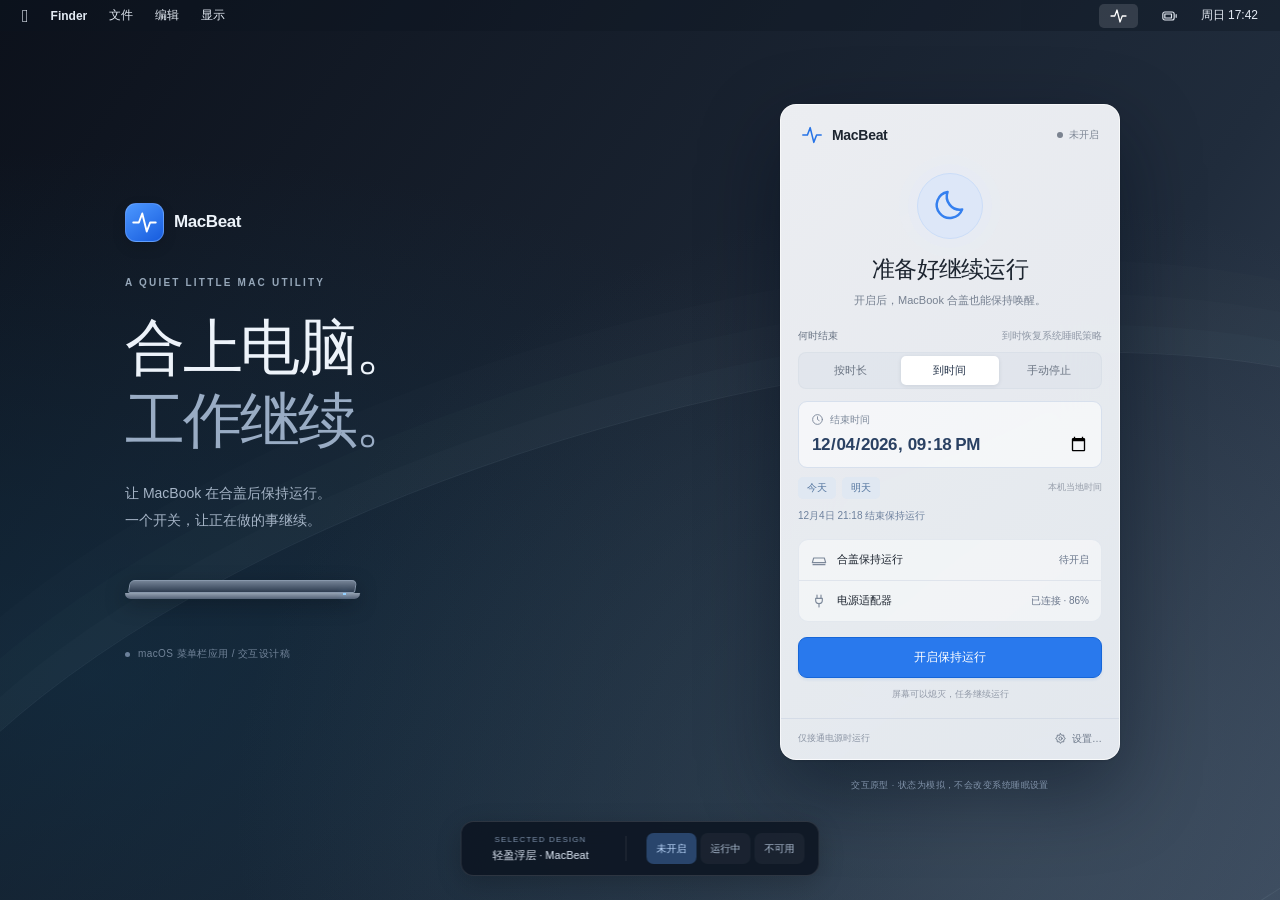
<file: prototype/index.html>
<!doctype html>
<html lang="zh-CN"><head><meta charset="utf-8"><meta name="viewport" content="width=device-width,initial-scale=1"><title>MacBeat · UI Prototype</title>
<style>
:root{font-family:-apple-system,BlinkMacSystemFont,'SF Pro Display','PingFang SC',sans-serif;color:#edf3fa;background:#101622;font-synthesis:none}*{box-sizing:border-box}body{margin:0}button,select,input{font:inherit}button{cursor:pointer}button:focus-visible,select:focus-visible,input:focus-visible{outline:3px solid #78aaff;outline-offset:3px}button{border:0}svg{fill:none;stroke:currentColor;stroke-width:1.7;stroke-linecap:round;stroke-linejoin:round;vertical-align:middle}.desktop{position:relative;min-height:100vh;overflow:hidden;background:radial-gradient(ellipse at 77% 90%,#53697955,transparent 54%),radial-gradient(ellipse at 7% 75%,#12364e80,transparent 55%),linear-gradient(125deg,#0c111b,#202c3c 70%,#39475b)}.desktop:after{content:'';pointer-events:none;position:absolute;width:135vw;height:700px;left:-13vw;top:46%;border:1px solid #b3cede16;border-radius:50%;transform:rotate(-16deg);box-shadow:0 -28px 0 #b3cede04,0 -60px 0 #b3cede03,0 -95px 0 #b3cede02}.menubar{height:31px;background:#0d152059;display:flex;align-items:center;gap:22px;padding:0 22px;font-size:12px;position:relative;z-index:2;color:#e3eaf3}.apple{font-size:18px;line-height:1}.bar-spacer{flex:1}.menu-app{border-radius:5px;background:#ffffff21;color:#fff;padding:3px 9px;display:flex;align-items:center;gap:7px}.menu-app svg{width:21px;height:18px}.menu-dot{width:5px;height:5px;border-radius:100%;background:#84d8ae}.system-item{display:flex;gap:7px;align-items:center}.system-item svg{width:19px;height:16px}.showcase{position:relative;z-index:1;max-width:1150px;margin:auto;display:grid;grid-template-columns:1fr 410px;gap:100px;padding:90px 60px 140px;align-items:center;min-height:calc(100vh - 31px)}.eyebrow{font-size:10px;letter-spacing:.22em;color:#96a7b9;font-weight:600}.wordmark{display:flex;align-items:center;gap:10px;margin-bottom:35px;font-size:17px;letter-spacing:-.4px}.app-icon{display:grid;place-items:center;width:39px;height:39px;background:linear-gradient(145deg,#4d98ff,#165bdd);border-radius:11px;border:1px solid #87b6ff75;box-shadow:0 5px 14px #0002;color:white}.app-icon svg{width:27px;height:27px}.intro h1{font-size:clamp(40px,4.7vw,62px);line-height:1.22;letter-spacing:-.04em;font-weight:560;margin:23px 0}.intro h1 span{color:#99acc4}.intro p{font-size:14px;line-height:1.9;color:#a6b5c7;margin:0;max-width:320px}.intro .design-label{display:flex;gap:8px;align-items:center;font-size:10px;color:#718398;letter-spacing:.04em;margin-top:36px}.design-label span{height:5px;width:5px;background:#6c819b;border-radius:50%}.device{margin-top:43px;width:235px;position:relative;height:35px}.device-top{position:absolute;top:4px;width:227px;left:4px;height:13px;border:1px solid #8998ac;border-radius:5px 5px 2px 2px;background:linear-gradient(#748295,#2e3c50);transform:skewX(-9deg);box-shadow:0 9px 20px #080e1680}.device-base{position:absolute;top:17px;width:235px;height:6px;border-radius:1px 1px 14px 14px;background:linear-gradient(#94a1b1,#536176)}.device-light{position:absolute;right:14px;top:17px;width:3px;height:2px;background:#92cfff;box-shadow:0 0 7px #6eb2ff}.demo-area{display:flex;justify-content:center;align-items:center;position:relative}.popover{width:340px;background:linear-gradient(140deg,#f4f6f9f5,#e9edf3f7);border:1px solid #ffffffb0;border-radius:16px;box-shadow:0 30px 80px #030b1970,0 1px 3px #0002;color:#1d2530;overflow:hidden;backdrop-filter:blur(30px)}.popover-header{display:flex;align-items:center;padding:19px 20px 13px;gap:9px}.mini-icon{width:22px;height:22px;color:#2774e7}.popover-header strong{font-size:14px;font-weight:650;letter-spacing:-.3px}.header-right{margin-left:auto;display:flex;align-items:center;gap:6px;color:#7d8694;font-size:10px}.status-dot{height:6px;width:6px;border-radius:50%;background:#7b8390}.status-dot.active{background:#2cab71}.pulse-area{text-align:center;padding:11px 22px 22px}.pulse-orb{width:82px;height:82px;position:relative;margin:3px auto 18px;border-radius:50%;background:#dde7f8;border:1px solid #cbddf8;display:grid;place-items:center;color:#3580ef;box-shadow:0 0 0 9px #e3eaf555,0 0 0 18px #e3eaf52a}.pulse-orb svg{width:43px;height:43px}.is-active .pulse-orb{background:#deeee7;color:#28a071;border-color:#c3e6d5;box-shadow:0 0 0 9px #dceee455,0 0 0 18px #deeee52a}.pulse-area h2{font-size:23px;letter-spacing:-.7px;font-weight:650;margin:9px 0 7px}.pulse-area p{font-size:11px;color:#778191;line-height:1.6;margin:0}.main-body{padding:0 17px 17px}.duration-label{display:flex;justify-content:space-between;font-size:10px;color:#687384;margin-bottom:9px}.duration-label span:last-child{color:#9099a7}.segmented{background:#dbe1e980;border:1px solid #cdd5e05e;padding:3px;display:flex;border-radius:8px;gap:2px}.segmented button{flex:1;background:transparent;border-radius:5px;font-size:11px;color:#6a7483;padding:7px 0}.segmented button[aria-pressed=true]{background:#fff;box-shadow:0 1px 4px #1424451b;color:#26354b;font-weight:550}.detail-group{background:#ffffff78;border:1px solid #d5dce77d;border-radius:10px;margin:15px 0;overflow:hidden}.detail-row{display:flex;align-items:center;gap:10px;font-size:11px;padding:12px}.detail-row+.detail-row{border-top:1px solid #dfe4ec}.detail-row svg{width:16px;height:16px;color:#7d899a}.detail-row .value{margin-left:auto;color:#69768b;font-size:10px}.detail-row .value.green{color:#32946d}.primary{width:100%;background:#2979ed;color:white;border:1px solid #1666d8;border-radius:9px;padding:11px;font-size:12px;font-weight:550;box-shadow:0 2px 3px #1265d018}.is-active .primary{background:#fff;color:#445264;border-color:#cbd5e2;box-shadow:none}.subhint{text-align:center;color:#929aa8;font-size:9px;margin:9px 0 0}.popover-footer{display:flex;justify-content:space-between;border-top:1px solid #d5dce7;padding:11px 17px;align-items:center;color:#8b95a4;font-size:9px}.popover-footer button{background:none;color:#6d798a;font-size:10px;padding:2px 0;display:flex;gap:5px;align-items:center}.popover-footer svg{width:13px;height:13px}.prototype-stamp{position:absolute;top:calc(100% + 19px);text-align:center;font-size:9px;letter-spacing:.05em;color:#8092a9}.settings-title{padding:18px 18px 10px;font-size:17px;font-weight:650}.settings-title button{background:none;color:#758194;margin-right:7px;font-size:18px}.settings-content{padding:0 17px 20px}.settings-content>p{font-size:10px;line-height:1.7;color:#8590a1}.settings-section{font-size:10px;color:#8b94a2;margin:20px 0 8px}.toggle-row{display:flex;align-items:center;gap:12px;padding:12px;background:#ffffff80;border-bottom:1px solid #dde3eb;font-size:11px}.toggle-row:first-of-type{border-radius:9px 9px 0 0}.toggle-row:last-of-type{border-radius:0 0 9px 9px;border-bottom:0}.toggle-copy{flex:1}.toggle-copy small{display:block;color:#8b94a3;font-size:9px;margin-top:5px}.switch{width:29px;height:17px;background:#bec6d1;border-radius:12px;position:relative;padding:0;flex-shrink:0}.switch:after{content:'';position:absolute;width:13px;height:13px;top:2px;left:2px;background:white;border-radius:50%;box-shadow:0 1px 2px #0002}.switch[aria-checked=true]{background:#2b7bea}.switch[aria-checked=true]:after{left:14px}.settings-content select{font-size:10px;max-width:90px;border:0;background:transparent;color:#63748b}.small-note{font-size:9px;color:#98a1ad;line-height:1.7;margin:12px 2px}.unavailable{padding:13px;border-radius:9px;background:#fff4df;color:#a67525;font-size:10px;line-height:1.7;margin-bottom:13px}.primary:disabled{opacity:.45;cursor:not-allowed}.simulation{margin-top:21px;border-top:1px solid #d6dde6;padding-top:12px}.simulation label{display:flex;align-items:center;justify-content:space-between;font-size:10px;color:#8592a4}.compact-menu{width:310px;padding:6px;border-radius:10px}.compact-menu .popover-header{padding:8px 10px 13px}.menu-line{display:flex;align-items:center;gap:10px;padding:8px 10px;font-size:12px;width:100%;border-radius:5px;background:transparent;text-align:left;color:#303d50}.menu-line svg{height:15px;width:15px}.menu-line .right{margin-left:auto;font-size:10px;color:#8a94a3}.menu-line:hover{background:#2779ed;color:white}.menu-separator{height:1px;background:#cbd4e0;margin:5px 9px}.menu-section{font-size:10px;color:#8490a1;padding:8px 10px 4px}.menu-line.current{background:#fff9}.menu-check{width:14px;display:inline-block;color:#2678ec}.compact-state{padding:5px 10px 10px;color:#7a8799;font-size:10px}.panel{width:440px}.panel .traffic{display:flex;gap:6px;margin-right:5px}.traffic i{width:10px;height:10px;border-radius:50%;background:#ff6058;border:1px solid #e5534e}.traffic i:nth-child(2){background:#ffbe2f;border-color:#e4a62c}.traffic i:nth-child(3){background:#29c940;border-color:#22ad39}.panel .popover-header{border-bottom:1px solid #d3dce7;padding:14px 16px}.panel-title{flex:1;text-align:center;margin-right:47px;font-size:11px;color:#6b7789}.panel-content{padding:24px}.panel-status{display:flex;align-items:center;gap:18px;margin-bottom:24px}.panel-status .pulse-orb{width:57px;height:57px;margin:0;flex-shrink:0;box-shadow:none}.panel-status .pulse-orb svg{width:32px;height:32px}.panel-status h2{font-size:21px;margin:0 0 7px;letter-spacing:-.5px}.panel-status p{font-size:10px;color:#7b879a;margin:0}.panel-content .detail-group{margin-top:17px}.timeline{display:flex;gap:13px;font-size:10px;color:#7a899e;padding:14px 0 5px}.timeline span:first-child{font-variant-numeric:tabular-nums;color:#a0aaba}.switcher{position:fixed;bottom:24px;left:50%;transform:translateX(-50%);z-index:4;border:1px solid #ffffff20;background:#0c1421db;backdrop-filter:blur(25px);display:flex;align-items:center;gap:20px;padding:11px 14px;border-radius:13px;box-shadow:0 7px 26px #0003;white-space:nowrap}.switcher button{background:#ffffff0b;color:#b5c6db;border-radius:7px;width:31px;height:31px;font-size:16px}.switcher .switch-label{min-width:130px;text-align:center}.switcher small{display:block;font-size:8px;color:#7e92ab;letter-spacing:.14em}.switcher strong{display:block;font-size:11px;font-weight:450;margin-top:4px;color:#dee8f5}.switcher .sep{height:25px;background:#ffffff17;width:1px}.switcher .states{display:flex;gap:4px}.switcher .states button{font-size:10px;width:auto;padding:0 10px}.switcher .states button.selected{background:#29456c;color:#bfdbff}.sr-only{position:absolute;width:1px;height:1px;overflow:hidden;clip:rect(0,0,0,0)}.hidden{display:none!important}@media(max-width:1000px){.showcase{gap:40px;padding:80px 40px 135px;grid-template-columns:1fr 360px}.panel{width:360px}.intro h1{font-size:43px}}@media(max-width:740px){.menubar{gap:13px;padding:0 13px}.menu-label,.system-item.hide-mobile{display:none}.showcase{grid-template-columns:minmax(0,1fr);padding:43px 20px 140px;gap:40px;min-height:0}.intro{max-width:340px;margin:auto;width:100%}.intro .wordmark{margin-bottom:20px}.intro h1{font-size:37px;margin:16px 0}.intro h1 br{display:none}.intro p{font-size:12px}.intro .eyebrow,.device,.intro .design-label{display:none}.popover{max-width:100%}.demo-area{width:100%}.switcher{gap:8px;max-width:calc(100% - 20px);bottom:15px;padding:9px}.switcher .switch-label{min-width:100px}.switcher .states button{font-size:9px;padding:0 6px}.switcher .states button:last-child{display:none}.switcher .states{gap:3px}.prototype-stamp{font-size:8px}.panel-content{padding:19px}}
.deadline-field{display:block;background:#ffffff96;border:1px solid #d7e0ed;border-radius:9px;padding:11px 12px;margin-top:12px}.deadline-field>span{display:flex;align-items:center;gap:6px;font-size:10px;color:#7d899b;margin-bottom:7px}.deadline-field svg{width:13px;height:13px}.deadline-field input{display:block;width:100%;min-width:0;background:transparent;border:0;padding:0;color:#2a4163;font-family:inherit;font-size:17px;font-weight:550;letter-spacing:-.4px;color-scheme:light}.date-shortcuts{display:flex;gap:6px;align-items:center;margin:9px 0}.date-shortcuts button{color:#52749e;background:#e0e8f2;border-radius:5px;padding:4px 9px;font-size:10px}.date-shortcuts span{margin-left:auto;font-size:9px;color:#969eaa}.plan-hint{font-size:10px;color:#6d819d;line-height:1.6;margin:9px 0 0}.plan-hint.error{color:#b46836}.duration-pills{display:flex;gap:7px;margin-top:12px}.duration-pills button{flex:1;padding:9px 0;background:#ffffff73;border:1px solid #d4dce7;border-radius:7px;font-size:11px;color:#7e8b9c}.duration-pills button[aria-pressed=true]{background:#e2edff;color:#2b73dd;border-color:#b8cef1}.manual-note{font-size:11px;color:#748298;padding:17px 2px 3px}.update-end{width:100%;border:1px solid #c8d9f2;border-radius:7px;padding:8px;margin-top:10px;color:#2974df;background:#e5edfa;font-size:11px}.update-end:disabled{opacity:.4;cursor:default}.action-notice{font-size:10px;line-height:1.6;color:#359270;text-align:center;margin-bottom:0}.pulse-area{padding-bottom:19px}.pulse-orb{width:66px;height:66px;margin-bottom:15px}.pulse-orb svg{width:35px;height:35px}.showcase{padding-top:58px;padding-bottom:125px}.subhint{line-height:1.6}
</style></head><body>
<!-- THROWAWAY: Selected lightweight popover with duration, deadline and manual end modes. All states are simulated in memory. -->
<div class="desktop"><div class="menubar"><span class="apple"></span><strong>Finder</strong><span class="menu-label">文件</span><span class="menu-label">编辑</span><span class="menu-label">显示</span><span class="bar-spacer"></span><button class="menu-app" aria-label="打开 MacBeat" id="bar-trigger"></button><span class="system-item" id="battery-icon"></span><span>周日 17:42</span></div><main class="showcase"><section class="intro"><div class="wordmark"><span class="app-icon" id="brand-icon"></span><strong>MacBeat</strong></div><div class="eyebrow">A QUIET LITTLE MAC UTILITY</div><h1>合上电脑。<br><span>工作继续。</span></h1><p>让 MacBook 在合盖后保持运行。<br>一个开关，让正在做的事继续。</p><div class="device" aria-hidden="true"><div class="device-top"></div><div class="device-base"></div><div class="device-light"></div></div><div class="design-label"><span></span>macOS 菜单栏应用 / 交互设计稿</div></section><section class="demo-area" aria-label="MacBeat 应用原型"><div id="app"></div><div class="prototype-stamp">交互原型 · 状态为模拟，不会改变系统睡眠设置</div></section></main></div>
<nav class="switcher" aria-label="预览状态"><div class="switch-label"><small>SELECTED DESIGN</small><strong>轻盈浮层 · MacBeat</strong></div><span class="sep"></span><div class="states"><button data-state="idle">未开启</button><button data-state="active">运行中</button><button data-state="unavailable">不可用</button></div></nav>
<script>
const icons={pulse:'<path d="M2 12h5l3-8 4 16 3-8h5"/>',lid:'<path d="M4 9h16l2 7H2zM3 19h18M10 16h4"/>',plug:'<path d="M9 3v5m6-5v5M7 8h10v3a5 5 0 0 1-10 0zM12 16v5"/>',battery:'<rect x="2" y="6" width="17" height="12" rx="3"/><path d="M22 10v4M5 9h10v6H5z"/>',settings:'<path d="m12 3 2 3 4-.2.2 4L21 12l-2.8 2.2-.2 4-4-.2-2 3-2-3-4 .2-.2-4L3 12l2.8-2.2.2-4 4 .2z"/><circle cx="12" cy="12" r="3"/>',clock:'<circle cx="12" cy="12" r="9"/><path d="M12 7v5l3 2"/>',moon:'<path d="M20 14a9 9 0 0 1-10-12A9 9 0 1 0 20 14z"/>',check:'<path d="m5 12 4 4L19 6"/>'};
const svg=(name)=>`<svg viewBox="0 0 24 24" aria-hidden="true">${icons[name]}</svg>`;
let state='idle',duration='2 小时',settings=false,powerOnly=true,login=false,lowBattery=true;
let mode='deadline',sessionEnd=null,sessionStart=null,applied='',notice='';
const localValue=d=>`${d.getFullYear()}-${String(d.getMonth()+1).padStart(2,'0')}-${String(d.getDate()).padStart(2,'0')}T${String(d.getHours()).padStart(2,'0')}:${String(d.getMinutes()).padStart(2,'0')}`;
let deadline=localValue(new Date(Date.now()+7200000));
const active=()=>state==='active';const available=()=>state!=='unavailable';
const key=()=>JSON.stringify([mode,duration,deadline]);
function error(){if(mode!=='deadline')return '';if(!deadline)return '请选择结束日期和时间。';const time=new Date(deadline).getTime();if(!Number.isFinite(time)||time<=Date.now())return '结束时间需要晚于现在，请重新选择。';return '';}
function endForDraft(){return mode==='manual'?null:mode==='deadline'?new Date(deadline).getTime():Date.now()+({'30 分钟':1800,'1 小时':3600,'2 小时':7200}[duration]*1000);}
function formatEnd(time){return new Date(time).toLocaleString('zh-CN',{month:'long',day:'numeric',hour:'2-digit',minute:'2-digit',hour12:false});}
function planText(){return error()|| (mode==='manual'?'保持运行，直到你手动停止。':`${formatEnd(endForDraft())} 结束保持运行`);}
function durationControl(){return `<div class="duration-label"><span>何时结束</span><span>${active()?'修改后点击更新':'到时恢复系统睡眠策略'}</span></div><div class="segmented end-modes">${[['duration','按时长'],['deadline','到时间'],['manual','手动停止']].map(([id,label])=>`<button data-mode="${id}" aria-pressed="${mode===id}">${label}</button>`).join('')}</div>${mode==='duration'?`<div class="duration-pills">${['30 分钟','1 小时','2 小时'].map(d=>`<button data-duration="${d}" aria-pressed="${duration===d}">${d}</button>`).join('')}</div>`:mode==='deadline'?`<label class="deadline-field"><span>${svg('clock')}结束时间</span><input aria-label="结束日期和时间" type="datetime-local" id="deadline" value="${deadline}" min="${localValue(new Date())}" required></label><div class="date-shortcuts"><button data-day="today">今天</button><button data-day="tomorrow">明天</button><span>本机当地时间</span></div>`:'<div class="manual-note">你可以随时从菜单栏停止。</div>'}<p id="plan-hint" class="plan-hint ${error()?'error':''}" aria-live="polite">${planText()}</p>${active()?`<button class="update-end" data-action="update" ${error()||applied===key()?'disabled':''}>更新结束时间</button>`:''}`;}
function statusRows(){return `<div class="detail-group"><div class="detail-row">${svg('lid')}<span>合盖保持运行</span><span class="value ${active()?'green':''}">${!available()?'当前不可用':active()?'已开启':'待开启'}</span></div><div class="detail-row">${svg('plug')}<span>电源适配器</span><span class="value">已连接 · 86%</span></div></div>`}
function remaining(){if(sessionEnd===null)return '直到你手动停止';const seconds=Math.max(0,Math.ceil((sessionEnd-Date.now())/1000));return `${formatEnd(sessionEnd)} 结束 · 剩余 ${String(Math.floor(seconds/3600)).padStart(2,'0')}:${String(Math.floor(seconds/60)%60).padStart(2,'0')}:${String(seconds%60).padStart(2,'0')}`;}
function action(){return `${!available()?'<div class="unavailable">当前环境尚未验证合盖运行能力。查看设置了解当前状态。</div>':''}<button class="primary" data-action="toggle" ${available()&&(active()||!error())?'':'disabled'}>${active()?'停止保持运行':'开启保持运行'}</button><p class="subhint" id="run-hint">${active()?remaining():'屏幕可以熄灭，任务继续运行'}</p>${notice?`<p class="action-notice" role="status">${notice}</p>`:''}`;}
function footer(){return `<footer class="popover-footer"><span>${active()?'正在运行 · 模拟':powerOnly?'仅接通电源时运行':'允许使用电池运行'}</span><button data-action="settings">${svg('settings')}设置…</button></footer>`;}
function mainView(){return `<section class="popover ${active()?'is-active':''}"><header class="popover-header"><span class="mini-icon">${svg('pulse')}</span><strong>MacBeat</strong><span class="header-right"><span class="status-dot ${active()?'active':''}"></span>${active()?'运行中':available()?'未开启':'需要设置'}</span></header><div class="pulse-area"><div class="pulse-orb">${svg(active()?'pulse':'moon')}</div><h2>${active()?'合上盖，继续运行。':available()?'准备好继续运行':'暂时无法开启'}</h2><p>${active()?'保持 Mac 唤醒，专注正在进行的工作。':available()?'开启后，MacBook 合盖也能保持唤醒。':'请先确认这台 Mac 的合盖运行能力。'}</p></div><div class="main-body">${durationControl()}${statusRows()}${action()}</div>${footer()}</section>`}
function toggleRow(label,desc,key,value){return `<div class="toggle-row"><div class="toggle-copy">${label}<small>${desc}</small></div><button class="switch" role="switch" aria-label="${label}" aria-checked="${value}" data-setting="${key}"></button></div>`}
function settingsView(){return `<section class="popover"><div class="settings-title"><button data-action="back" aria-label="返回主界面">‹</button>设置</div><div class="settings-content"><p>让 MacBeat 按你的习惯工作。</p><div class="settings-section">运行条件</div>${toggleRow('仅接通电源时运行','断开电源时，结束保持运行','powerOnly',powerOnly)}${toggleRow('低电量时停止','电量低于 20% 时，结束保持运行','lowBattery',lowBattery)}<div class="settings-section">通用</div>${toggleRow('登录时启动 MacBeat','启动后在菜单栏待命','login',login)}<div class="detail-group"><div class="detail-row">${svg('lid')}合盖运行能力<span class="value">${available()?'可用 · 模拟':'未验证'}</span></div></div><p class="small-note">“停止”只结束 MacBeat 的保持运行状态。之后由 macOS 和其他应用决定何时休眠。</p><div class="simulation"><label>原型场景<select id="scenario"><option value="idle" ${state==='idle'?'selected':''}>未开启</option><option value="active" ${active()?'selected':''}>运行中</option><option value="unavailable" ${!available()?'selected':''}>能力不可用</option></select></label></div></div><footer class="popover-footer"><span>MacBeat 设计预览</span><span>0.1 / CONCEPT</span></footer></section>`}
function render(){document.getElementById('app').innerHTML=settings?settingsView():mainView();document.getElementById('bar-trigger').innerHTML=svg('pulse')+(active()?'<span class="menu-dot"></span>':'');document.querySelectorAll('[data-state]').forEach(b=>{b.classList.toggle('selected',b.dataset.state===state);b.setAttribute('aria-pressed',String(b.dataset.state===state))});}
function begin(){if(error())return;sessionEnd=endForDraft();sessionStart=Date.now();applied=key();state='active';notice='';}
function stop(message='已停止保持运行 · 原型演示'){state='idle';sessionEnd=null;sessionStart=null;notice=message;}
function refreshDraft(){const hint=document.getElementById('plan-hint');if(hint){hint.textContent=planText();hint.classList.toggle('error',!!error());}const start=document.querySelector('[data-action="toggle"]');if(start)start.disabled=!available()||(!active()&&!!error());const update=document.querySelector('[data-action="update"]');if(update)update.disabled=!!error()||applied===key();}
function scene(value){notice='';if(value==='active'){if(error()){mode='duration';duration='2 小时';}begin();}else{state=value;sessionEnd=null;sessionStart=null;}render();}
document.getElementById('bar-trigger').onclick=()=>{settings=false;render()};
document.addEventListener('keydown',e=>{if(e.key==='Escape'&&settings){settings=false;render()}});
document.addEventListener('click',e=>{const b=e.target.closest('button');if(!b||b.disabled)return;if(b.dataset.mode){mode=b.dataset.mode;notice='';render();}if(b.dataset.duration){duration=b.dataset.duration;render();}if(b.dataset.day){const date=new Date();if(b.dataset.day==='tomorrow')date.setDate(date.getDate()+1);const parts=(deadline.split('T')[1]||'18:00').split(':');date.setHours(Number(parts[0]),Number(parts[1]),0,0);deadline=localValue(date);render();}if(b.dataset.state)scene(b.dataset.state);if(b.dataset.action==='toggle'&&available()){if(active())stop();else begin();render();}if(b.dataset.action==='update'&&active()&&!error()){sessionEnd=endForDraft();applied=key();notice='结束时间已更新 · 原型演示';render();}if(b.dataset.action==='settings'){settings=true;render();}if(b.dataset.action==='back'){settings=false;render();}if(b.dataset.setting){if(b.dataset.setting==='powerOnly')powerOnly=!powerOnly;if(b.dataset.setting==='lowBattery')lowBattery=!lowBattery;if(b.dataset.setting==='login')login=!login;render();}});
document.addEventListener('input',e=>{if(e.target.id==='deadline'){deadline=e.target.value;refreshDraft();}});
document.addEventListener('change',e=>{if(e.target.id==='scenario')scene(e.target.value);if(e.target.id==='deadline'){deadline=e.target.value;refreshDraft();}});
setInterval(()=>{if(active()&&sessionEnd!==null&&Date.now()>=sessionEnd){stop('已到结束时间 · 保持运行已结束（模拟）');render();}else{const hint=document.getElementById('run-hint');if(hint&&active())hint.textContent=remaining();refreshDraft();}},1000);
document.getElementById('brand-icon').innerHTML=svg('pulse');document.getElementById('battery-icon').innerHTML=svg('battery');render();
</script></body></html>
</file>
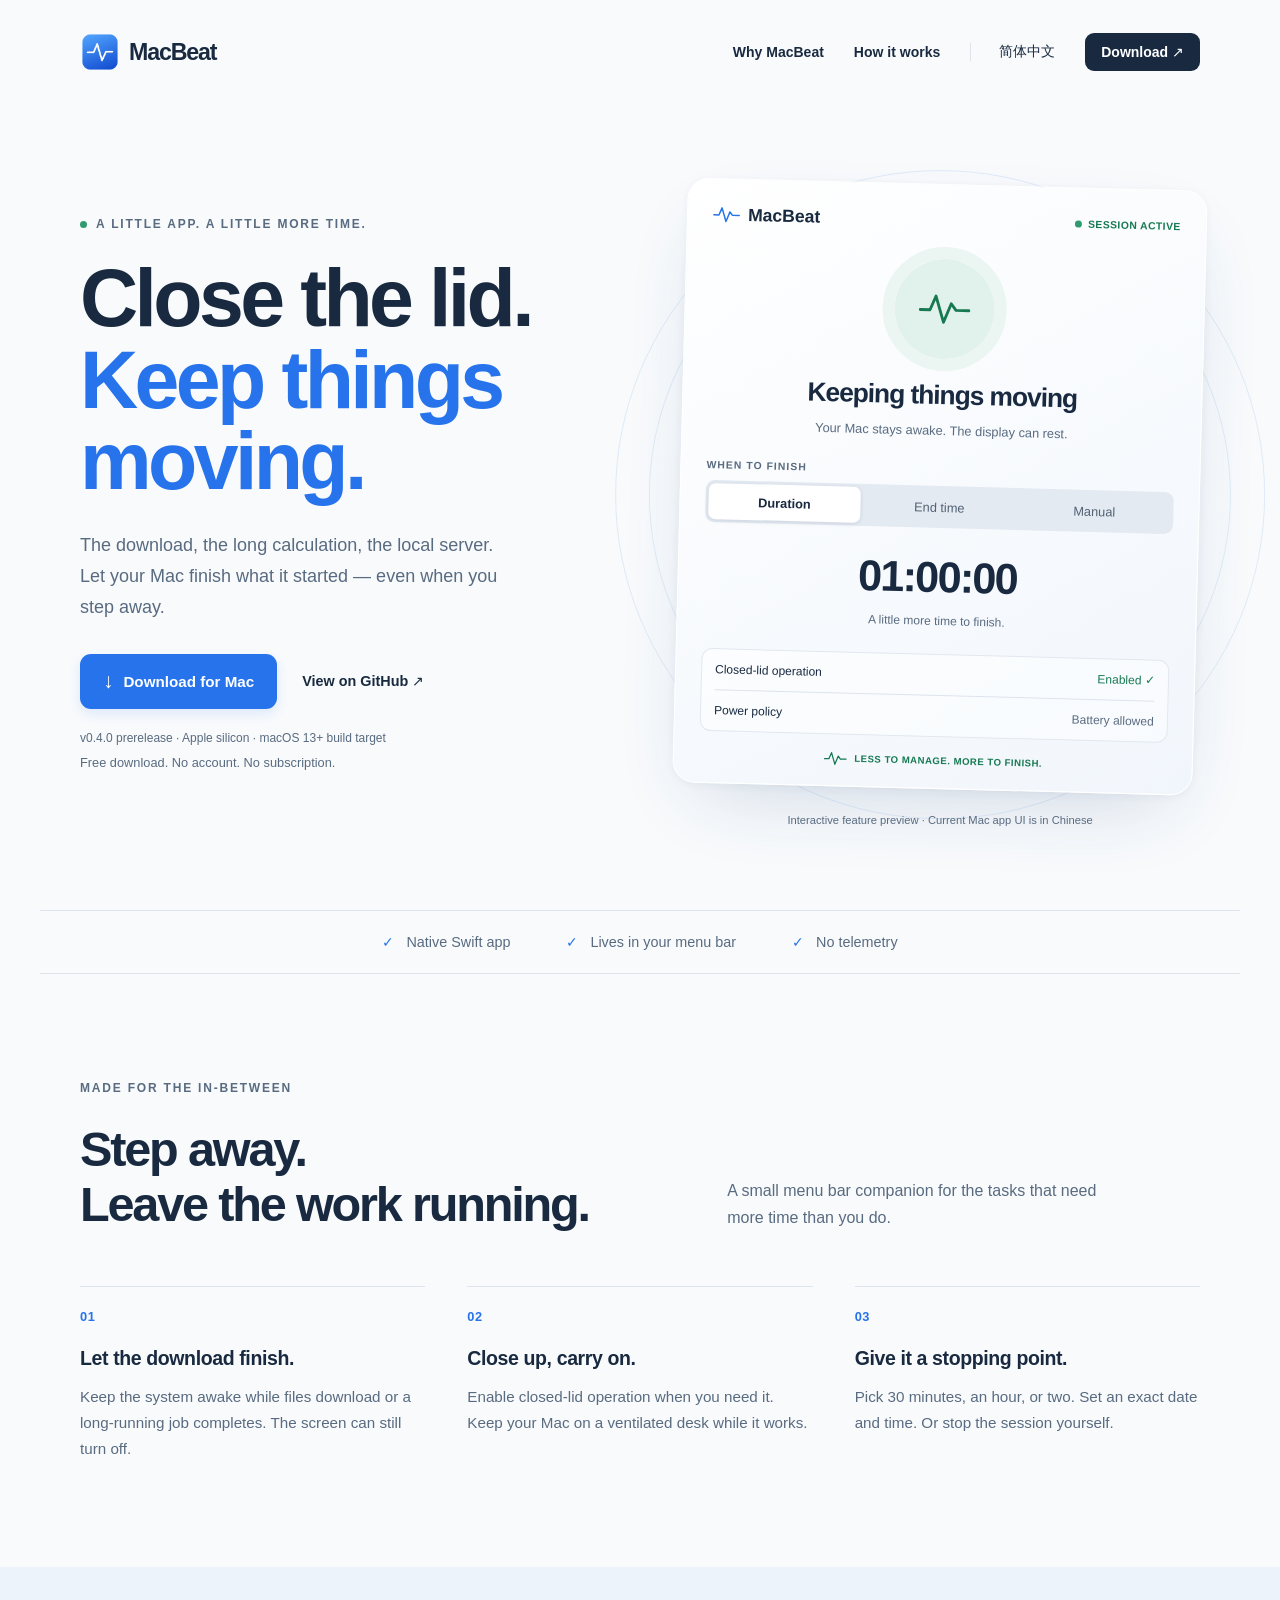
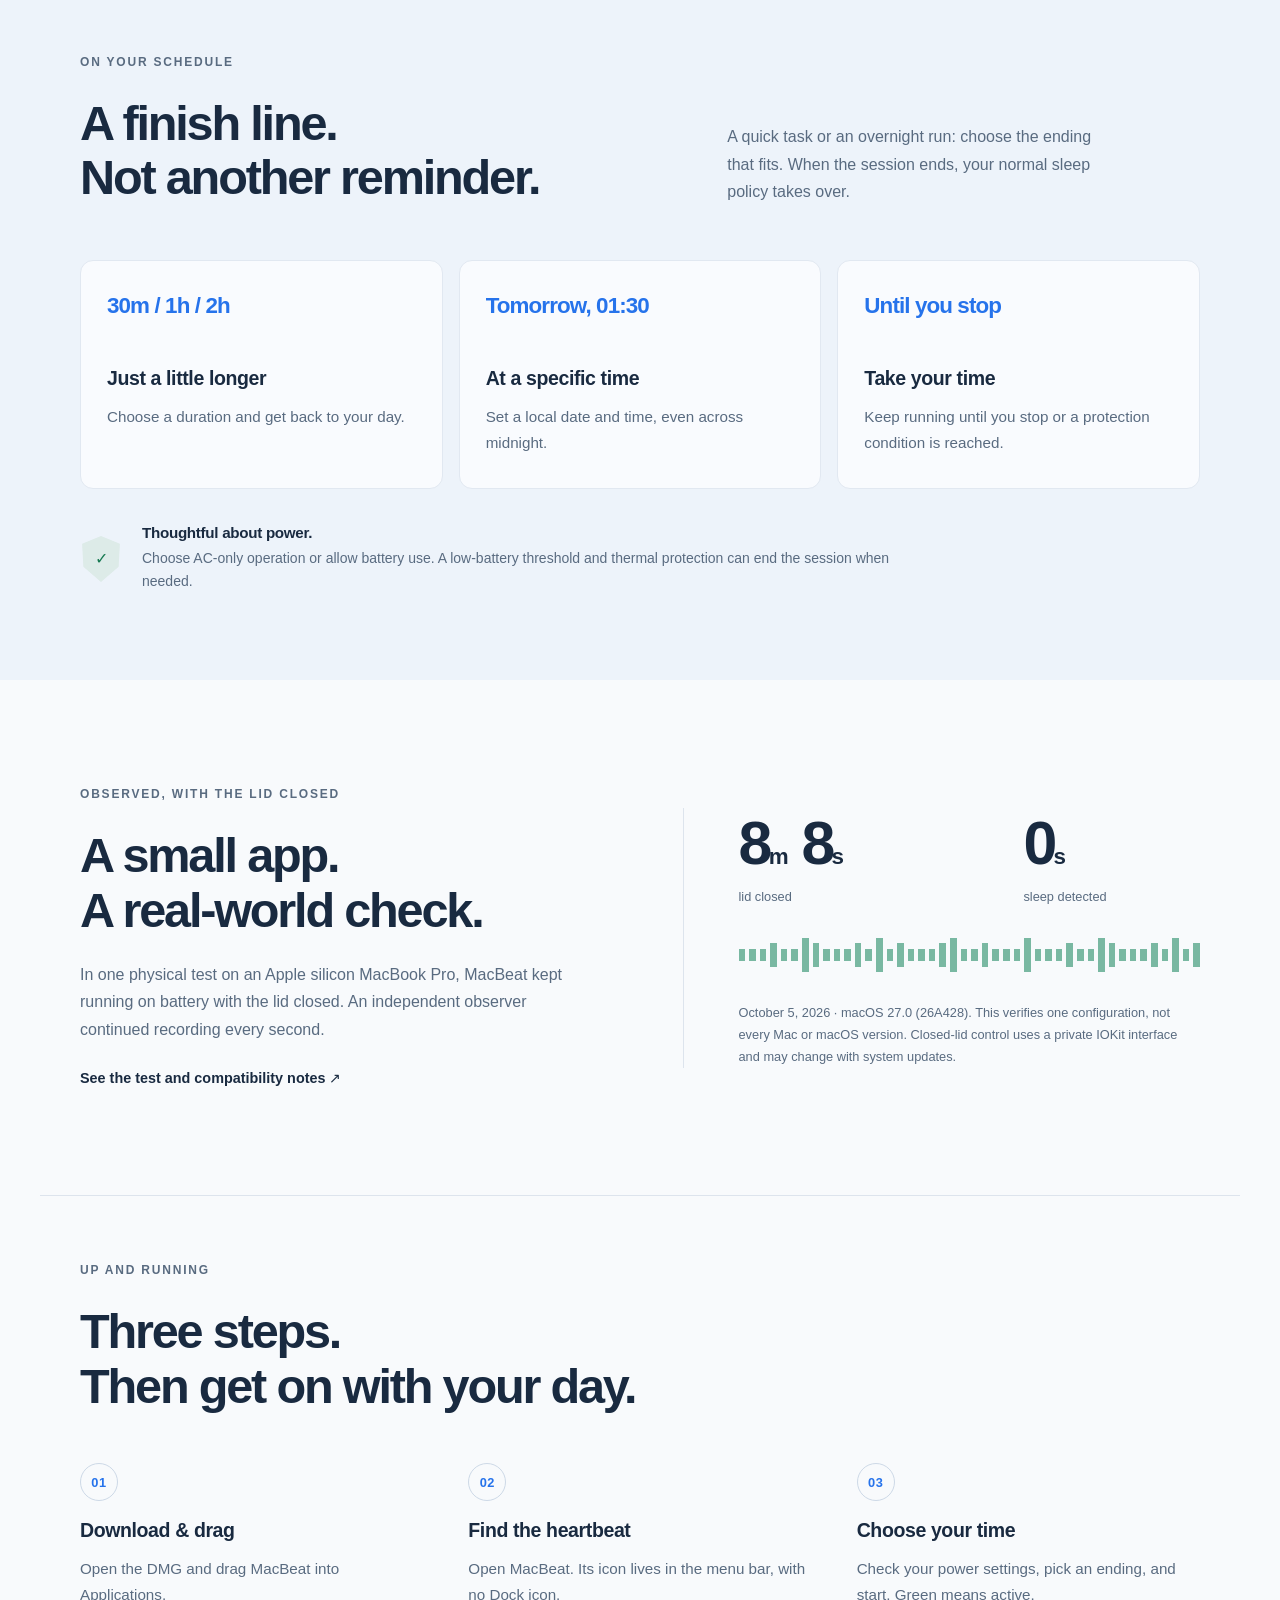
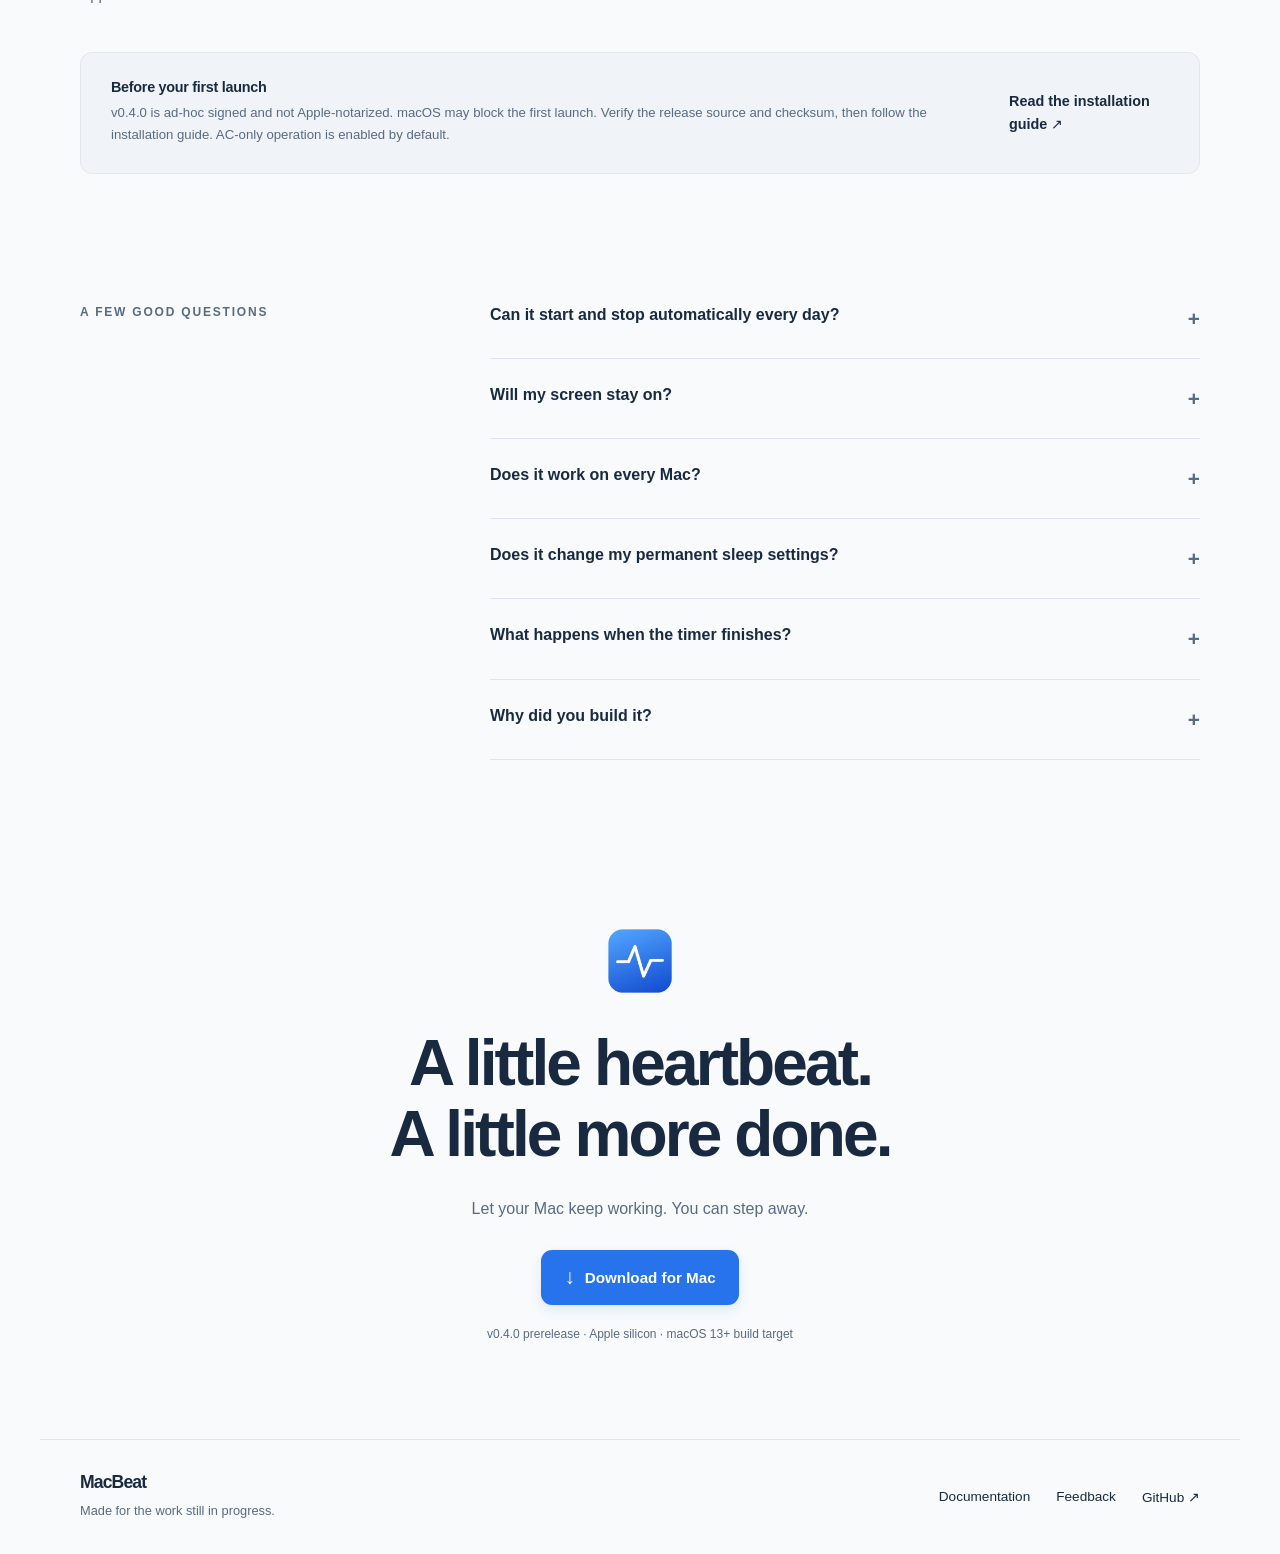
<file: website/index.html>
<!doctype html>
<html lang="en">
<head>
<meta charset="utf-8">
<meta name="viewport" content="width=device-width, initial-scale=1">
<title>MacBeat — Close the lid. Keep things moving.</title>
<meta name="description" content="A lightweight native macOS menu bar app. Keep your Mac awake with a duration, an exact end time, or manual stop. Download MacBeat for Apple silicon.">
<meta name="theme-color" content="#f8fafc">
<meta property="og:type" content="website">
<meta property="og:title" content="MacBeat — Close the lid. Keep things moving.">
<meta property="og:description" content="A lightweight native macOS menu bar app. Keep your Mac awake with a duration, an exact end time, or manual stop. Download MacBeat for Apple silicon.">
<link rel="canonical" href="https://xvshiting.github.io/macbeat/">
<link rel="alternate" hreflang="en" href="https://xvshiting.github.io/macbeat/">
<link rel="alternate" hreflang="zh-CN" href="https://xvshiting.github.io/macbeat/zh.html">
<link rel="alternate" hreflang="x-default" href="https://xvshiting.github.io/macbeat/">
<link rel="icon" href="assets/icon.png" type="image/png">
<link rel="stylesheet" href="style.css">
<script src="site.js" defer>
</script>
</head>
<body>
<a class="skip" href="#main">Skip to content</a>
<header class="wrap">
<a class="brand" href="./" aria-label="MacBeat">
<img src="assets/icon.png" alt="" width="40" height="40">MacBeat</a>
<nav aria-label="Main navigation">
<a href="#features">Why MacBeat</a>
<a href="#how">How it works</a>
<a class="language" href="zh.html" lang="zh-CN">简体中文</a>
<a class="nav-download" href="#download">Download <span aria-hidden="true">↗</span>
</a>
</nav>
</header>
<main id="main">
<section class="hero wrap">
<div class="hero-copy">
<p class="eyebrow">
<span class="dot">
</span>A LITTLE APP. A LITTLE MORE TIME.</p>
<h1>Close the lid.<br>
<span>Keep things<br>moving.</span>
</h1>
<p class="lead">The download, the long calculation, the local server. Let your Mac finish what it started — even when you step away.</p>
<div class="actions">
<a class="button" href="https://github.com/xvshiting/macbeat/releases/download/v0.4.0/MacBeat-0.4.0-arm64.dmg">
<span aria-hidden="true">↓</span> Download for Mac</a>
<a class="text-link" href="https://github.com/xvshiting/macbeat">View on GitHub <span aria-hidden="true">↗</span>
</a>
</div>
<p class="meta">v0.4.0 prerelease · Apple silicon · macOS 13+ build target</p>
<p class="small">Free download. No account. No subscription.</p>
</div>
<div class="hero-visual">
<div class="orbit orbit-one">
</div>
<div class="orbit orbit-two">
</div>
<div class="demo">
<div class="demo-top">
<span class="demo-brand">
<svg viewBox="0 0 64 40" fill="none" aria-hidden="true">
<path d="M2 21h12l7-17 10 32 9-23 6 8h16" stroke="currentColor" stroke-width="3.5" stroke-linecap="round" stroke-linejoin="round"/>
</svg>MacBeat</span>
<span class="live">
<span class="dot">
</span>SESSION ACTIVE</span>
</div>
<div class="pulse">
<svg viewBox="0 0 64 40" fill="none" aria-hidden="true">
<path d="M2 21h12l7-17 10 32 9-23 6 8h16" stroke="currentColor" stroke-width="3.5" stroke-linecap="round" stroke-linejoin="round"/>
</svg>
</div>
<h2>Keeping things moving</h2>
<p class="demo-sub">Your Mac stays awake. The display can rest.</p>
<div class="mode-label">WHEN TO FINISH</div>
<div class="modes" role="group" aria-label="WHEN TO FINISH">
<button type="button" aria-pressed="true" data-mode="0">Duration</button>
<button type="button" aria-pressed="false" data-mode="1">End time</button>
<button type="button" aria-pressed="false" data-mode="2">Manual</button>
</div>
<div aria-live="polite">
<div class="mode-output" data-output="0">
<strong>01:00:00</strong>
<p>A little more time to finish.</p>
</div>
<div class="mode-output" data-output="1" hidden>
<strong>23:00</strong>
<p>An exact time. One less thing to remember.</p>
</div>
<div class="mode-output" data-output="2" hidden>
<strong>Your call.</strong>
<p>Keep going until you stop the session.</p>
</div>
</div>
<div class="demo-settings">
<div>
<span>Closed-lid operation</span>
<span class="on">Enabled <span aria-hidden="true">✓</span>
</span>
</div>
<div>
<span>Power policy</span>
<span>Battery allowed</span>
</div>
</div>
<div class="heartbeat-line">
<svg viewBox="0 0 64 40" fill="none" aria-hidden="true">
<path d="M2 21h12l7-17 10 32 9-23 6 8h16" stroke="currentColor" stroke-width="3.5" stroke-linecap="round" stroke-linejoin="round"/>
</svg>
<span>LESS TO MANAGE. MORE TO FINISH.</span>
</div>
</div>
<p class="demo-caption">Interactive feature preview · Current Mac app UI is in Chinese</p>
</div>
</section>
<div class="principles wrap">
<span>
<i aria-hidden="true">✓</i>Native Swift app</span>
<span>
<i aria-hidden="true">✓</i>Lives in your menu bar</span>
<span>
<i aria-hidden="true">✓</i>No telemetry</span>
</div>
<section class="section wrap" id="features">
<div class="section-intro">
<div>
<p class="eyebrow">MADE FOR THE IN-BETWEEN</p>
<h2>Step away.<br>Leave the work running.</h2>
</div>
<p>A small menu bar companion for the tasks that need more time than you do.</p>
</div>
<div class="features">
<article>
<span class="number">01</span>
<h3>Let the download finish.</h3>
<p>Keep the system awake while files download or a long-running job completes. The screen can still turn off.</p>
</article>
<article>
<span class="number">02</span>
<h3>Close up, carry on.</h3>
<p>Enable closed-lid operation when you need it. Keep your Mac on a ventilated desk while it works.</p>
</article>
<article>
<span class="number">03</span>
<h3>Give it a stopping point.</h3>
<p>Pick 30 minutes, an hour, or two. Set an exact date and time. Or stop the session yourself.</p>
</article>
</div>
</section>
<section class="schedule" id="how">
<div class="wrap">
<div class="section-intro">
<div>
<p class="eyebrow">ON YOUR SCHEDULE</p>
<h2>A finish line.<br>Not another reminder.</h2>
</div>
<p>A quick task or an overnight run: choose the ending that fits. When the session ends, your normal sleep policy takes over.</p>
</div>
<div class="timecards">
<article>
<span class="number">30m / 1h / 2h</span>
<h3>Just a little longer</h3>
<p>Choose a duration and get back to your day.</p>
</article>
<article>
<span class="number">Tomorrow, 01:30</span>
<h3>At a specific time</h3>
<p>Set a local date and time, even across midnight.</p>
</article>
<article>
<span class="number">Until you stop</span>
<h3>Take your time</h3>
<p>Keep running until you stop or a protection condition is reached.</p>
</article>
</div>
<div class="protection">
<span class="shield" aria-hidden="true">✓</span>
<div>
<h3>Thoughtful about power.</h3>
<p>Choose AC-only operation or allow battery use. A low-battery threshold and thermal protection can end the session when needed.</p>
</div>
</div>
</div>
</section>
<section class="test section wrap">
<div>
<p class="eyebrow">OBSERVED, WITH THE LID CLOSED</p>
<h2>A small app.<br>A real-world check.</h2>
<p>In one physical test on an Apple silicon MacBook Pro, MacBeat kept running on battery with the lid closed. An independent observer continued recording every second.</p>
<a class="text-link" href="https://github.com/xvshiting/macbeat/blob/main/README.md#compatibility-and-real-world-testing">See the test and compatibility notes ↗</a>
</div>
<div class="test-result">
<div class="stats">
<div>
<strong>8<span>m</span> 8<span>s</span>
</strong>
<p>lid closed</p>
</div>
<div>
<strong>0<span>s</span>
</strong>
<p>sleep detected</p>
</div>
</div>
<div class="signal" aria-hidden="true">
<i>
</i>
<i>
</i>
<i>
</i>
<i>
</i>
<i>
</i>
<i>
</i>
<i>
</i>
<i>
</i>
<i>
</i>
<i>
</i>
<i>
</i>
<i>
</i>
<i>
</i>
<i>
</i>
<i>
</i>
<i>
</i>
<i>
</i>
<i>
</i>
<i>
</i>
<i>
</i>
<i>
</i>
<i>
</i>
<i>
</i>
<i>
</i>
<i>
</i>
<i>
</i>
<i>
</i>
<i>
</i>
<i>
</i>
<i>
</i>
<i>
</i>
<i>
</i>
<i>
</i>
<i>
</i>
<i>
</i>
<i>
</i>
<i>
</i>
<i>
</i>
<i>
</i>
<i>
</i>
<i>
</i>
<i>
</i>
<i>
</i>
<i>
</i>
</div>
<p class="test-note">October 5, 2026 · macOS 27.0 (26A428). This verifies one configuration, not every Mac or macOS version. Closed-lid control uses a private IOKit interface and may change with system updates.</p>
</div>
</section>
<section class="installation wrap" id="download">
<p class="eyebrow">UP AND RUNNING</p>
<h2>Three steps.<br>Then get on with your day.</h2>
<div class="steps">
<article>
<span class="number">01</span>
<h3>Download & drag</h3>
<p>Open the DMG and drag MacBeat into Applications.</p>
</article>
<article>
<span class="number">02</span>
<h3>Find the heartbeat</h3>
<p>Open MacBeat. Its icon lives in the menu bar, with no Dock icon.</p>
</article>
<article>
<span class="number">03</span>
<h3>Choose your time</h3>
<p>Check your power settings, pick an ending, and start. Green means active.</p>
</article>
</div>
<aside class="notice">
<div>
<h3>Before your first launch</h3>
<p>v0.4.0 is ad-hoc signed and not Apple-notarized. macOS may block the first launch. Verify the release source and checksum, then follow the installation guide. AC-only operation is enabled by default.</p>
</div>
<a class="text-link" href="https://github.com/xvshiting/macbeat/blob/main/README.md#download-and-install">Read the installation guide ↗</a>
</aside>
</section>
<section class="faq section wrap">
<p class="eyebrow">A FEW GOOD QUESTIONS</p>
<div>
<details><summary>Can it start and stop automatically every day?<span aria-hidden="true">+</span></summary><p>Yes. Open Daily plan, arrange multiple windows on the 24-hour dial, and save. Move or resize arcs; overlaps offer a merge preview. For overnight work, use 22:00–24:00 and 00:00–02:00 windows. MacBeat must remain running. The optional Wake Mac at start setting can request a wake from sleep after administrator authorization; it is off by default and does not power on or unlock the Mac. Service installation and physical timed wake are not yet verified; test this experimental feature on AC power before relying on it. Waking within an unused window starts a session until the original end time. After a stop or failure, that window is not retried. Existing manual sessions take priority.</p></details>
<details>
<summary>Will my screen stay on?<span aria-hidden="true">+</span>
</summary>
<p>No. MacBeat keeps the system awake, but allows the display to turn off. Lock on lid close is enabled by default during closed-lid sessions: the session locks, the display can turn off, and reopening shows the macOS unlock screen. You can turn this off in Settings. A dark screen alone does not mean your tasks have stopped.</p>
</details>
<details>
<summary>Does it work on every Mac?<span aria-hidden="true">+</span>
</summary>
<p>The download is for Apple silicon, with a macOS 13 minimum build target. Closed-lid operation has been physically verified on one MacBook Pro configuration. Other OS versions and setups need testing; no Intel binary is currently published.</p>
</details>
<details>
<summary>Does it change my permanent sleep settings?<span aria-hidden="true">+</span>
</summary>
<p>Ordinary sessions use temporary requests and do not change persistent power settings. Optional wake scheduling installs a dedicated administrator-authorized service, which manages only MacBeat’s own wake events. Pause the plan or turn wake scheduling off to access Remove wake service. The separate Restore normal sleep action asks for administrator authorization to reset global restrictions and disabled idle-sleep timers. Other apps’ live requests remain listed until they release them. Closed-lid control uses shared system state, so avoid running multiple lid-control utilities together.</p>
</details>
<details>
<summary>What happens when the timer finishes?<span aria-hidden="true">+</span>
</summary>
<p>MacBeat releases its keep-awake requests. Your Mac returns to its normal sleep policy; the app does not force immediate sleep.</p>
</details>
<details>
<summary>Why did you build it?<span aria-hidden="true">+</span>
</summary>
<p>We expected to find an existing app that fit our workflow. After trying the options, we still wanted something simpler: a lightweight menu bar app, a clear end time, and closed-lid operation we could test ourselves. So we built MacBeat.</p>
</details>
</div>
</section>
<section class="closing wrap">
<img src="assets/icon.png" alt="" width="72" height="72">
<h2>A little heartbeat.<br>A little more done.</h2>
<p>Let your Mac keep working. You can step away.</p>
<a class="button" href="https://github.com/xvshiting/macbeat/releases/download/v0.4.0/MacBeat-0.4.0-arm64.dmg">
<span aria-hidden="true">↓</span> Download for Mac</a>
<p class="meta">v0.4.0 prerelease · Apple silicon · macOS 13+ build target</p>
</section>
</main>
<footer class="wrap">
<div>
<a class="brand" href="./">MacBeat</a>
<p>Made for the work still in progress.</p>
</div>
<div>
<a href="https://github.com/xvshiting/macbeat/blob/main/README.md">Documentation</a>
<a href="https://github.com/xvshiting/macbeat/issues">Feedback</a>
<a href="https://github.com/xvshiting/macbeat">GitHub ↗</a>
</div>
</footer>
</body>
</html>
</file>
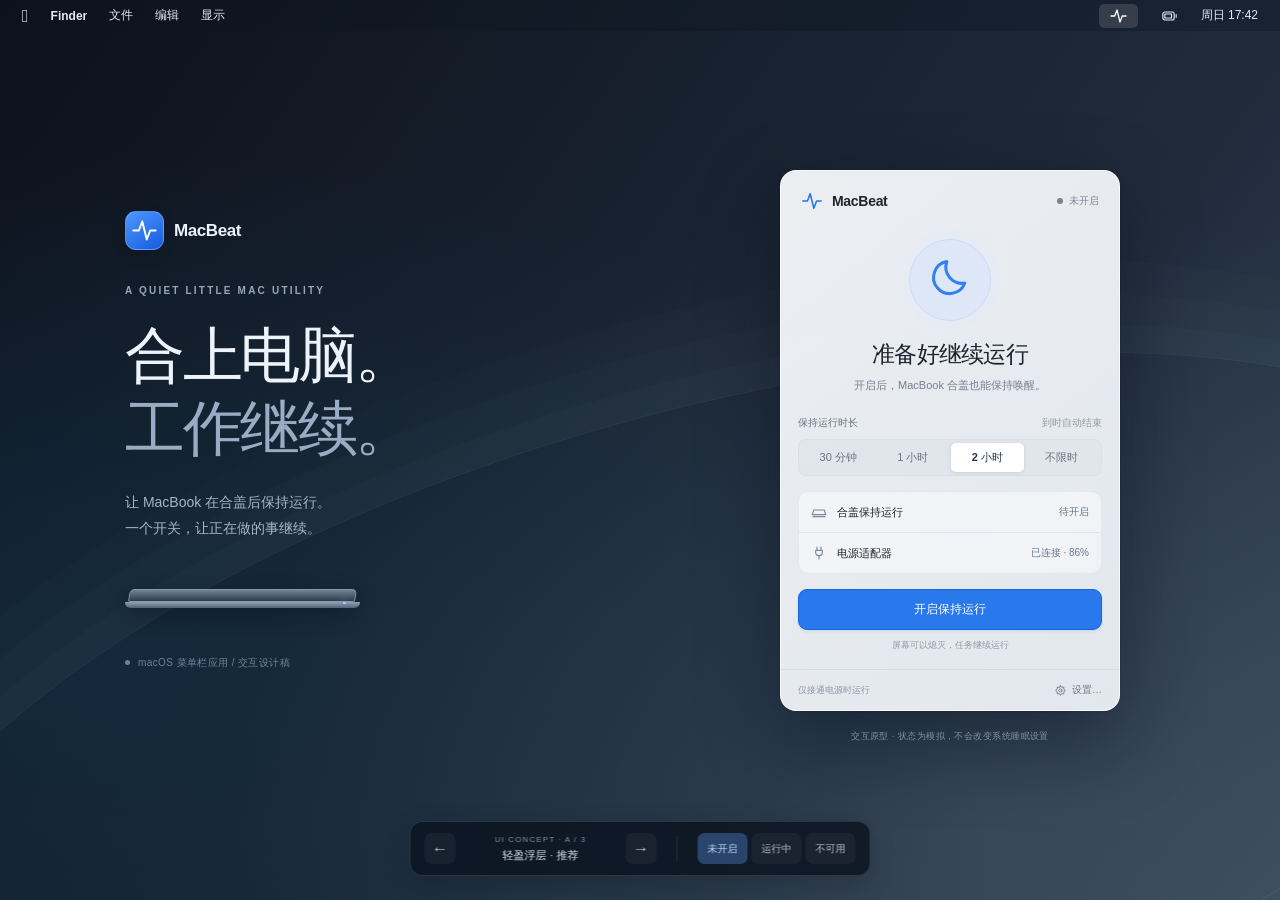
<file: prototype/archive-three-variants.html>
<!doctype html>
<html lang="zh-CN"><head><meta charset="utf-8"><meta name="viewport" content="width=device-width,initial-scale=1"><title>MacBeat · UI Prototype</title>
<style>
:root{font-family:-apple-system,BlinkMacSystemFont,'SF Pro Display','PingFang SC',sans-serif;color:#edf3fa;background:#101622;font-synthesis:none}*{box-sizing:border-box}body{margin:0}button,select,input{font:inherit}button{cursor:pointer}button:focus-visible,select:focus-visible,input:focus-visible{outline:3px solid #78aaff;outline-offset:3px}button{border:0}svg{fill:none;stroke:currentColor;stroke-width:1.7;stroke-linecap:round;stroke-linejoin:round;vertical-align:middle}.desktop{position:relative;min-height:100vh;overflow:hidden;background:radial-gradient(ellipse at 77% 90%,#53697955,transparent 54%),radial-gradient(ellipse at 7% 75%,#12364e80,transparent 55%),linear-gradient(125deg,#0c111b,#202c3c 70%,#39475b)}.desktop:after{content:'';pointer-events:none;position:absolute;width:135vw;height:700px;left:-13vw;top:46%;border:1px solid #b3cede16;border-radius:50%;transform:rotate(-16deg);box-shadow:0 -28px 0 #b3cede04,0 -60px 0 #b3cede03,0 -95px 0 #b3cede02}.menubar{height:31px;background:#0d152059;display:flex;align-items:center;gap:22px;padding:0 22px;font-size:12px;position:relative;z-index:2;color:#e3eaf3}.apple{font-size:18px;line-height:1}.bar-spacer{flex:1}.menu-app{border-radius:5px;background:#ffffff21;color:#fff;padding:3px 9px;display:flex;align-items:center;gap:7px}.menu-app svg{width:21px;height:18px}.menu-dot{width:5px;height:5px;border-radius:100%;background:#84d8ae}.system-item{display:flex;gap:7px;align-items:center}.system-item svg{width:19px;height:16px}.showcase{position:relative;z-index:1;max-width:1150px;margin:auto;display:grid;grid-template-columns:1fr 410px;gap:100px;padding:90px 60px 140px;align-items:center;min-height:calc(100vh - 31px)}.eyebrow{font-size:10px;letter-spacing:.22em;color:#96a7b9;font-weight:600}.wordmark{display:flex;align-items:center;gap:10px;margin-bottom:35px;font-size:17px;letter-spacing:-.4px}.app-icon{display:grid;place-items:center;width:39px;height:39px;background:linear-gradient(145deg,#4d98ff,#165bdd);border-radius:11px;border:1px solid #87b6ff75;box-shadow:0 5px 14px #0002;color:white}.app-icon svg{width:27px;height:27px}.intro h1{font-size:clamp(40px,4.7vw,62px);line-height:1.22;letter-spacing:-.04em;font-weight:560;margin:23px 0}.intro h1 span{color:#99acc4}.intro p{font-size:14px;line-height:1.9;color:#a6b5c7;margin:0;max-width:320px}.intro .design-label{display:flex;gap:8px;align-items:center;font-size:10px;color:#718398;letter-spacing:.04em;margin-top:36px}.design-label span{height:5px;width:5px;background:#6c819b;border-radius:50%}.device{margin-top:43px;width:235px;position:relative;height:35px}.device-top{position:absolute;top:4px;width:227px;left:4px;height:13px;border:1px solid #8998ac;border-radius:5px 5px 2px 2px;background:linear-gradient(#748295,#2e3c50);transform:skewX(-9deg);box-shadow:0 9px 20px #080e1680}.device-base{position:absolute;top:17px;width:235px;height:6px;border-radius:1px 1px 14px 14px;background:linear-gradient(#94a1b1,#536176)}.device-light{position:absolute;right:14px;top:17px;width:3px;height:2px;background:#92cfff;box-shadow:0 0 7px #6eb2ff}.demo-area{display:flex;justify-content:center;align-items:center;position:relative}.popover{width:340px;background:linear-gradient(140deg,#f4f6f9f5,#e9edf3f7);border:1px solid #ffffffb0;border-radius:16px;box-shadow:0 30px 80px #030b1970,0 1px 3px #0002;color:#1d2530;overflow:hidden;backdrop-filter:blur(30px)}.popover-header{display:flex;align-items:center;padding:19px 20px 13px;gap:9px}.mini-icon{width:22px;height:22px;color:#2774e7}.popover-header strong{font-size:14px;font-weight:650;letter-spacing:-.3px}.header-right{margin-left:auto;display:flex;align-items:center;gap:6px;color:#7d8694;font-size:10px}.status-dot{height:6px;width:6px;border-radius:50%;background:#7b8390}.status-dot.active{background:#2cab71}.pulse-area{text-align:center;padding:11px 22px 22px}.pulse-orb{width:82px;height:82px;position:relative;margin:3px auto 18px;border-radius:50%;background:#dde7f8;border:1px solid #cbddf8;display:grid;place-items:center;color:#3580ef;box-shadow:0 0 0 9px #e3eaf555,0 0 0 18px #e3eaf52a}.pulse-orb svg{width:43px;height:43px}.is-active .pulse-orb{background:#deeee7;color:#28a071;border-color:#c3e6d5;box-shadow:0 0 0 9px #dceee455,0 0 0 18px #deeee52a}.pulse-area h2{font-size:23px;letter-spacing:-.7px;font-weight:650;margin:9px 0 7px}.pulse-area p{font-size:11px;color:#778191;line-height:1.6;margin:0}.main-body{padding:0 17px 17px}.duration-label{display:flex;justify-content:space-between;font-size:10px;color:#687384;margin-bottom:9px}.duration-label span:last-child{color:#9099a7}.segmented{background:#dbe1e980;border:1px solid #cdd5e05e;padding:3px;display:flex;border-radius:8px;gap:2px}.segmented button{flex:1;background:transparent;border-radius:5px;font-size:11px;color:#6a7483;padding:7px 0}.segmented button[aria-pressed=true]{background:#fff;box-shadow:0 1px 4px #1424451b;color:#26354b;font-weight:550}.detail-group{background:#ffffff78;border:1px solid #d5dce77d;border-radius:10px;margin:15px 0;overflow:hidden}.detail-row{display:flex;align-items:center;gap:10px;font-size:11px;padding:12px}.detail-row+.detail-row{border-top:1px solid #dfe4ec}.detail-row svg{width:16px;height:16px;color:#7d899a}.detail-row .value{margin-left:auto;color:#69768b;font-size:10px}.detail-row .value.green{color:#32946d}.primary{width:100%;background:#2979ed;color:white;border:1px solid #1666d8;border-radius:9px;padding:11px;font-size:12px;font-weight:550;box-shadow:0 2px 3px #1265d018}.is-active .primary{background:#fff;color:#445264;border-color:#cbd5e2;box-shadow:none}.subhint{text-align:center;color:#929aa8;font-size:9px;margin:9px 0 0}.popover-footer{display:flex;justify-content:space-between;border-top:1px solid #d5dce7;padding:11px 17px;align-items:center;color:#8b95a4;font-size:9px}.popover-footer button{background:none;color:#6d798a;font-size:10px;padding:2px 0;display:flex;gap:5px;align-items:center}.popover-footer svg{width:13px;height:13px}.prototype-stamp{position:absolute;top:calc(100% + 19px);text-align:center;font-size:9px;letter-spacing:.05em;color:#8092a9}.settings-title{padding:18px 18px 10px;font-size:17px;font-weight:650}.settings-title button{background:none;color:#758194;margin-right:7px;font-size:18px}.settings-content{padding:0 17px 20px}.settings-content>p{font-size:10px;line-height:1.7;color:#8590a1}.settings-section{font-size:10px;color:#8b94a2;margin:20px 0 8px}.toggle-row{display:flex;align-items:center;gap:12px;padding:12px;background:#ffffff80;border-bottom:1px solid #dde3eb;font-size:11px}.toggle-row:first-of-type{border-radius:9px 9px 0 0}.toggle-row:last-of-type{border-radius:0 0 9px 9px;border-bottom:0}.toggle-copy{flex:1}.toggle-copy small{display:block;color:#8b94a3;font-size:9px;margin-top:5px}.switch{width:29px;height:17px;background:#bec6d1;border-radius:12px;position:relative;padding:0;flex-shrink:0}.switch:after{content:'';position:absolute;width:13px;height:13px;top:2px;left:2px;background:white;border-radius:50%;box-shadow:0 1px 2px #0002}.switch[aria-checked=true]{background:#2b7bea}.switch[aria-checked=true]:after{left:14px}.settings-content select{font-size:10px;max-width:90px;border:0;background:transparent;color:#63748b}.small-note{font-size:9px;color:#98a1ad;line-height:1.7;margin:12px 2px}.unavailable{padding:13px;border-radius:9px;background:#fff4df;color:#a67525;font-size:10px;line-height:1.7;margin-bottom:13px}.primary:disabled{opacity:.45;cursor:not-allowed}.simulation{margin-top:21px;border-top:1px solid #d6dde6;padding-top:12px}.simulation label{display:flex;align-items:center;justify-content:space-between;font-size:10px;color:#8592a4}.compact-menu{width:310px;padding:6px;border-radius:10px}.compact-menu .popover-header{padding:8px 10px 13px}.menu-line{display:flex;align-items:center;gap:10px;padding:8px 10px;font-size:12px;width:100%;border-radius:5px;background:transparent;text-align:left;color:#303d50}.menu-line svg{height:15px;width:15px}.menu-line .right{margin-left:auto;font-size:10px;color:#8a94a3}.menu-line:hover{background:#2779ed;color:white}.menu-separator{height:1px;background:#cbd4e0;margin:5px 9px}.menu-section{font-size:10px;color:#8490a1;padding:8px 10px 4px}.menu-line.current{background:#fff9}.menu-check{width:14px;display:inline-block;color:#2678ec}.compact-state{padding:5px 10px 10px;color:#7a8799;font-size:10px}.panel{width:440px}.panel .traffic{display:flex;gap:6px;margin-right:5px}.traffic i{width:10px;height:10px;border-radius:50%;background:#ff6058;border:1px solid #e5534e}.traffic i:nth-child(2){background:#ffbe2f;border-color:#e4a62c}.traffic i:nth-child(3){background:#29c940;border-color:#22ad39}.panel .popover-header{border-bottom:1px solid #d3dce7;padding:14px 16px}.panel-title{flex:1;text-align:center;margin-right:47px;font-size:11px;color:#6b7789}.panel-content{padding:24px}.panel-status{display:flex;align-items:center;gap:18px;margin-bottom:24px}.panel-status .pulse-orb{width:57px;height:57px;margin:0;flex-shrink:0;box-shadow:none}.panel-status .pulse-orb svg{width:32px;height:32px}.panel-status h2{font-size:21px;margin:0 0 7px;letter-spacing:-.5px}.panel-status p{font-size:10px;color:#7b879a;margin:0}.panel-content .detail-group{margin-top:17px}.timeline{display:flex;gap:13px;font-size:10px;color:#7a899e;padding:14px 0 5px}.timeline span:first-child{font-variant-numeric:tabular-nums;color:#a0aaba}.switcher{position:fixed;bottom:24px;left:50%;transform:translateX(-50%);z-index:4;border:1px solid #ffffff20;background:#0c1421db;backdrop-filter:blur(25px);display:flex;align-items:center;gap:20px;padding:11px 14px;border-radius:13px;box-shadow:0 7px 26px #0003;white-space:nowrap}.switcher button{background:#ffffff0b;color:#b5c6db;border-radius:7px;width:31px;height:31px;font-size:16px}.switcher .switch-label{min-width:130px;text-align:center}.switcher small{display:block;font-size:8px;color:#7e92ab;letter-spacing:.14em}.switcher strong{display:block;font-size:11px;font-weight:450;margin-top:4px;color:#dee8f5}.switcher .sep{height:25px;background:#ffffff17;width:1px}.switcher .states{display:flex;gap:4px}.switcher .states button{font-size:10px;width:auto;padding:0 10px}.switcher .states button.selected{background:#29456c;color:#bfdbff}.sr-only{position:absolute;width:1px;height:1px;overflow:hidden;clip:rect(0,0,0,0)}.hidden{display:none!important}@media(max-width:1000px){.showcase{gap:40px;padding:80px 40px 135px;grid-template-columns:1fr 360px}.panel{width:360px}.intro h1{font-size:43px}}@media(max-width:740px){.menubar{gap:13px;padding:0 13px}.menu-label,.system-item.hide-mobile{display:none}.showcase{grid-template-columns:minmax(0,1fr);padding:43px 20px 140px;gap:40px;min-height:0}.intro{max-width:340px;margin:auto;width:100%}.intro .wordmark{margin-bottom:20px}.intro h1{font-size:37px;margin:16px 0}.intro h1 br{display:none}.intro p{font-size:12px}.intro .eyebrow,.device,.intro .design-label{display:none}.popover{max-width:100%}.demo-area{width:100%}.switcher{gap:8px;max-width:calc(100% - 20px);bottom:15px;padding:9px}.switcher .switch-label{min-width:100px}.switcher .states button{font-size:9px;padding:0 6px}.switcher .states button:last-child{display:none}.switcher .states{gap:3px}.prototype-stamp{font-size:8px}.panel-content{padding:19px}}
</style></head><body>
<!-- THROWAWAY: Three menu-bar app UI variants. All states are simulated in memory. -->
<div class="desktop"><div class="menubar"><span class="apple"></span><strong>Finder</strong><span class="menu-label">文件</span><span class="menu-label">编辑</span><span class="menu-label">显示</span><span class="bar-spacer"></span><button class="menu-app" aria-label="打开 MacBeat" id="bar-trigger"></button><span class="system-item" id="battery-icon"></span><span>周日 17:42</span></div><main class="showcase"><section class="intro"><div class="wordmark"><span class="app-icon" id="brand-icon"></span><strong>MacBeat</strong></div><div class="eyebrow">A QUIET LITTLE MAC UTILITY</div><h1>合上电脑。<br><span>工作继续。</span></h1><p>让 MacBook 在合盖后保持运行。<br>一个开关，让正在做的事继续。</p><div class="device" aria-hidden="true"><div class="device-top"></div><div class="device-base"></div><div class="device-light"></div></div><div class="design-label"><span></span>macOS 菜单栏应用 / 交互设计稿</div></section><section class="demo-area" aria-label="MacBeat 应用原型"><div id="app"></div><div class="prototype-stamp">交互原型 · 状态为模拟，不会改变系统睡眠设置</div></section></main></div>
<nav class="switcher" aria-label="设计方案"><button id="prev" aria-label="上一方案">←</button><div class="switch-label"><small id="variant-index"></small><strong id="variant-name"></strong></div><button id="next" aria-label="下一方案">→</button><span class="sep"></span><div class="states"><button data-state="idle">未开启</button><button data-state="active">运行中</button><button data-state="unavailable">不可用</button></div></nav>
<script>
const icons={pulse:'<path d="M2 12h5l3-8 4 16 3-8h5"/>',lid:'<path d="M4 9h16l2 7H2zM3 19h18M10 16h4"/>',plug:'<path d="M9 3v5m6-5v5M7 8h10v3a5 5 0 0 1-10 0zM12 16v5"/>',battery:'<rect x="2" y="6" width="17" height="12" rx="3"/><path d="M22 10v4M5 9h10v6H5z"/>',settings:'<path d="m12 3 2 3 4-.2.2 4L21 12l-2.8 2.2-.2 4-4-.2-2 3-2-3-4 .2-.2-4L3 12l2.8-2.2.2-4 4 .2z"/><circle cx="12" cy="12" r="3"/>',clock:'<circle cx="12" cy="12" r="9"/><path d="M12 7v5l3 2"/>',moon:'<path d="M20 14a9 9 0 0 1-10-12A9 9 0 1 0 20 14z"/>',check:'<path d="m5 12 4 4L19 6"/>'};
const svg=(name)=>`<svg viewBox="0 0 24 24" aria-hidden="true">${icons[name]}</svg>`;
const names={A:'轻盈浮层 · 推荐',B:'极简原生菜单',C:'独立控制面板'};
let variant=new URLSearchParams(location.search).get('variant')||'A';if(!names[variant])variant='A';
let state='idle',duration='2 小时',sessionDuration='2 小时',settings=false,powerOnly=true,login=false,lowBattery=true;
const active=()=>state==='active';const available=()=>state!=='unavailable';
function durationControl(){return `<div class="duration-label"><span>保持运行时长</span><span>${active()?'下次开启时生效':'到时自动结束'}</span></div><div class="segmented">${['30 分钟','1 小时','2 小时','不限时'].map(d=>`<button data-duration="${d}" aria-pressed="${duration===d}">${d}</button>`).join('')}</div>`}
function statusRows(){return `<div class="detail-group"><div class="detail-row">${svg('lid')}<span>合盖保持运行</span><span class="value ${active()?'green':''}">${!available()?'当前不可用':active()?'已开启':'待开启'}</span></div><div class="detail-row">${svg('plug')}<span>电源适配器</span><span class="value">已连接 · 86%</span></div></div>`}
function remaining(){return sessionDuration==='不限时'?'直到你手动停止':`剩余 ${{'30 分钟':'00:29:42','1 小时':'00:59:42','2 小时':'01:59:42'}[sessionDuration]} · 示例计时`}
function action(){return `${!available()?'<div class="unavailable">当前环境尚未验证合盖运行能力。查看设置了解当前状态。</div>':''}<button class="primary" data-action="toggle" ${available()?'':'disabled'}>${active()?'停止保持运行':'开启保持运行'}</button><p class="subhint">${active()?remaining():'屏幕可以熄灭，任务继续运行'}</p>`}
function footer(){return `<footer class="popover-footer"><span>${active()?'已运行 00:00:18 · 示例':powerOnly?'仅接通电源时运行':'允许使用电池运行'}</span><button data-action="settings">${svg('settings')}设置…</button></footer>`}
function mainView(){return `<section class="popover ${active()?'is-active':''}"><header class="popover-header"><span class="mini-icon">${svg('pulse')}</span><strong>MacBeat</strong><span class="header-right"><span class="status-dot ${active()?'active':''}"></span>${active()?'运行中':available()?'未开启':'需要设置'}</span></header><div class="pulse-area"><div class="pulse-orb">${svg(active()?'pulse':'moon')}</div><h2>${active()?'合上盖，继续运行。':available()?'准备好继续运行':'暂时无法开启'}</h2><p>${active()?'保持 Mac 唤醒，专注正在进行的工作。':available()?'开启后，MacBook 合盖也能保持唤醒。':'请先确认这台 Mac 的合盖运行能力。'}</p></div><div class="main-body">${durationControl()}${statusRows()}${action()}</div>${footer()}</section>`}
function toggleRow(label,desc,key,value){return `<div class="toggle-row"><div class="toggle-copy">${label}<small>${desc}</small></div><button class="switch" role="switch" aria-label="${label}" aria-checked="${value}" data-setting="${key}"></button></div>`}
function settingsView(){return `<section class="popover"><div class="settings-title"><button data-action="back" aria-label="返回主界面">‹</button>设置</div><div class="settings-content"><p>让 MacBeat 按你的习惯工作。</p><div class="settings-section">运行条件</div>${toggleRow('仅接通电源时运行','断开电源时，结束保持运行','powerOnly',powerOnly)}${toggleRow('低电量时停止','电量低于 20% 时，结束保持运行','lowBattery',lowBattery)}<div class="settings-section">通用</div>${toggleRow('登录时启动 MacBeat','启动后在菜单栏待命','login',login)}<div class="detail-group"><div class="detail-row">${svg('lid')}合盖运行能力<span class="value">${available()?'可用 · 模拟':'未验证'}</span></div></div><p class="small-note">“停止”只结束 MacBeat 的保持运行状态。之后由 macOS 和其他应用决定何时休眠。</p><div class="simulation"><label>原型场景<select id="scenario"><option value="idle" ${state==='idle'?'selected':''}>未开启</option><option value="active" ${active()?'selected':''}>运行中</option><option value="unavailable" ${!available()?'selected':''}>能力不可用</option></select></label></div></div><footer class="popover-footer"><span>MacBeat 设计预览</span><span>0.1 / CONCEPT</span></footer></section>`}
function menuView(){return `<section class="popover compact-menu"><header class="popover-header"><span class="mini-icon">${svg('pulse')}</span><strong>MacBeat</strong><span class="header-right">${active()?'运行中':available()?'未开启':'不可用'}</span></header><div class="compact-state">${active()?`合盖保持运行 · ${remaining()}`:'接通电源 · MacBook Pro'}</div><div class="menu-separator"></div><button class="menu-line current" data-action="toggle" ${available()?'':'disabled'}>${svg(active()?'moon':'pulse')}${active()?'停止保持运行':'开启合盖保持运行'}<span class="right">${active()?'已开启':''}</span></button><div class="menu-section">保持运行时长</div>${['30 分钟','1 小时','2 小时','不限时'].map(d=>`<button class="menu-line" data-duration="${d}"><span class="menu-check">${duration===d?'✓':''}</span>${d}</button>`).join('')}<div class="menu-separator"></div><button class="menu-line" data-setting="powerOnly"><span class="menu-check">${powerOnly?'✓':''}</span>仅接通电源时运行</button><div class="menu-separator"></div><button class="menu-line" data-action="settings">${svg('settings')}设置…</button><div class="compact-state">${available()?'停止后恢复系统睡眠策略':'当前合盖能力未验证，请查看设置'}</div></section>`}
function panelView(){return `<section class="popover panel ${active()?'is-active':''}"><header class="popover-header"><div class="traffic" aria-hidden="true"><i></i><i></i><i></i></div><span class="panel-title">MacBeat</span></header><div class="panel-content"><div class="panel-status"><div class="pulse-orb">${svg(active()?'pulse':'moon')}</div><div><h2>${active()?'正在保持运行':available()?'让工作继续':'合盖能力未验证'}</h2><p>MacBook Pro · 接通电源 · 示例设备</p></div></div>${durationControl()}${statusRows()}${toggleRow('仅接通电源时运行','拔掉电源即可结束本次运行','powerOnly',powerOnly)}<div style="height:18px"></div>${action()}<div class="timeline"><span>${active()?'17:42':'—'}</span><span>${active()?'已开启合盖保持运行 · 示例记录':'开启后，在这里查看最近的运行记录'}</span></div></div>${footer()}</section>`}
function render(){document.getElementById('app').innerHTML=settings?settingsView():variant==='A'?mainView():variant==='B'?menuView():panelView();document.getElementById('bar-trigger').innerHTML=svg('pulse')+(active()?'<span class="menu-dot"></span>':'');document.getElementById('variant-index').textContent=`UI CONCEPT · ${variant} / 3`;document.getElementById('variant-name').textContent=names[variant];document.querySelectorAll('[data-state]').forEach(b=>{b.classList.toggle('selected',b.dataset.state===state);b.setAttribute('aria-pressed',String(b.dataset.state===state))});}
function cycle(n){variant=['A','B','C'][(['A','B','C'].indexOf(variant)+n+3)%3];settings=false;history.replaceState(null,'',`?variant=${variant}`);render()}
document.getElementById('prev').onclick=()=>cycle(-1);document.getElementById('next').onclick=()=>cycle(1);document.getElementById('bar-trigger').onclick=()=>{settings=false;render()};
document.addEventListener('keydown',e=>{if(e.target.closest('input,select,textarea,[contenteditable]'))return;if(e.key==='ArrowLeft'||e.key==='ArrowRight'){e.preventDefault();cycle(e.key==='ArrowLeft'?-1:1)}if(e.key==='Escape'&&settings){settings=false;render()}});
document.addEventListener('click',e=>{const b=e.target.closest('button');if(!b)return;if(b.dataset.duration){duration=b.dataset.duration;render()}if(b.dataset.state){state=b.dataset.state;if(active())sessionDuration=duration;render()}if(b.dataset.action==='toggle'&&available()){state=active()?'idle':'active';if(active())sessionDuration=duration;render()}if(b.dataset.action==='settings'){settings=true;render()}if(b.dataset.action==='back'){settings=false;render()}if(b.dataset.setting){if(b.dataset.setting==='powerOnly')powerOnly=!powerOnly;if(b.dataset.setting==='lowBattery')lowBattery=!lowBattery;if(b.dataset.setting==='login')login=!login;render()}});
document.addEventListener('change',e=>{if(e.target.id==='scenario'){state=e.target.value;if(active())sessionDuration=duration;render()}});
document.getElementById('brand-icon').innerHTML=svg('pulse');document.getElementById('battery-icon').innerHTML=svg('battery');render();
</script></body></html>
</file>
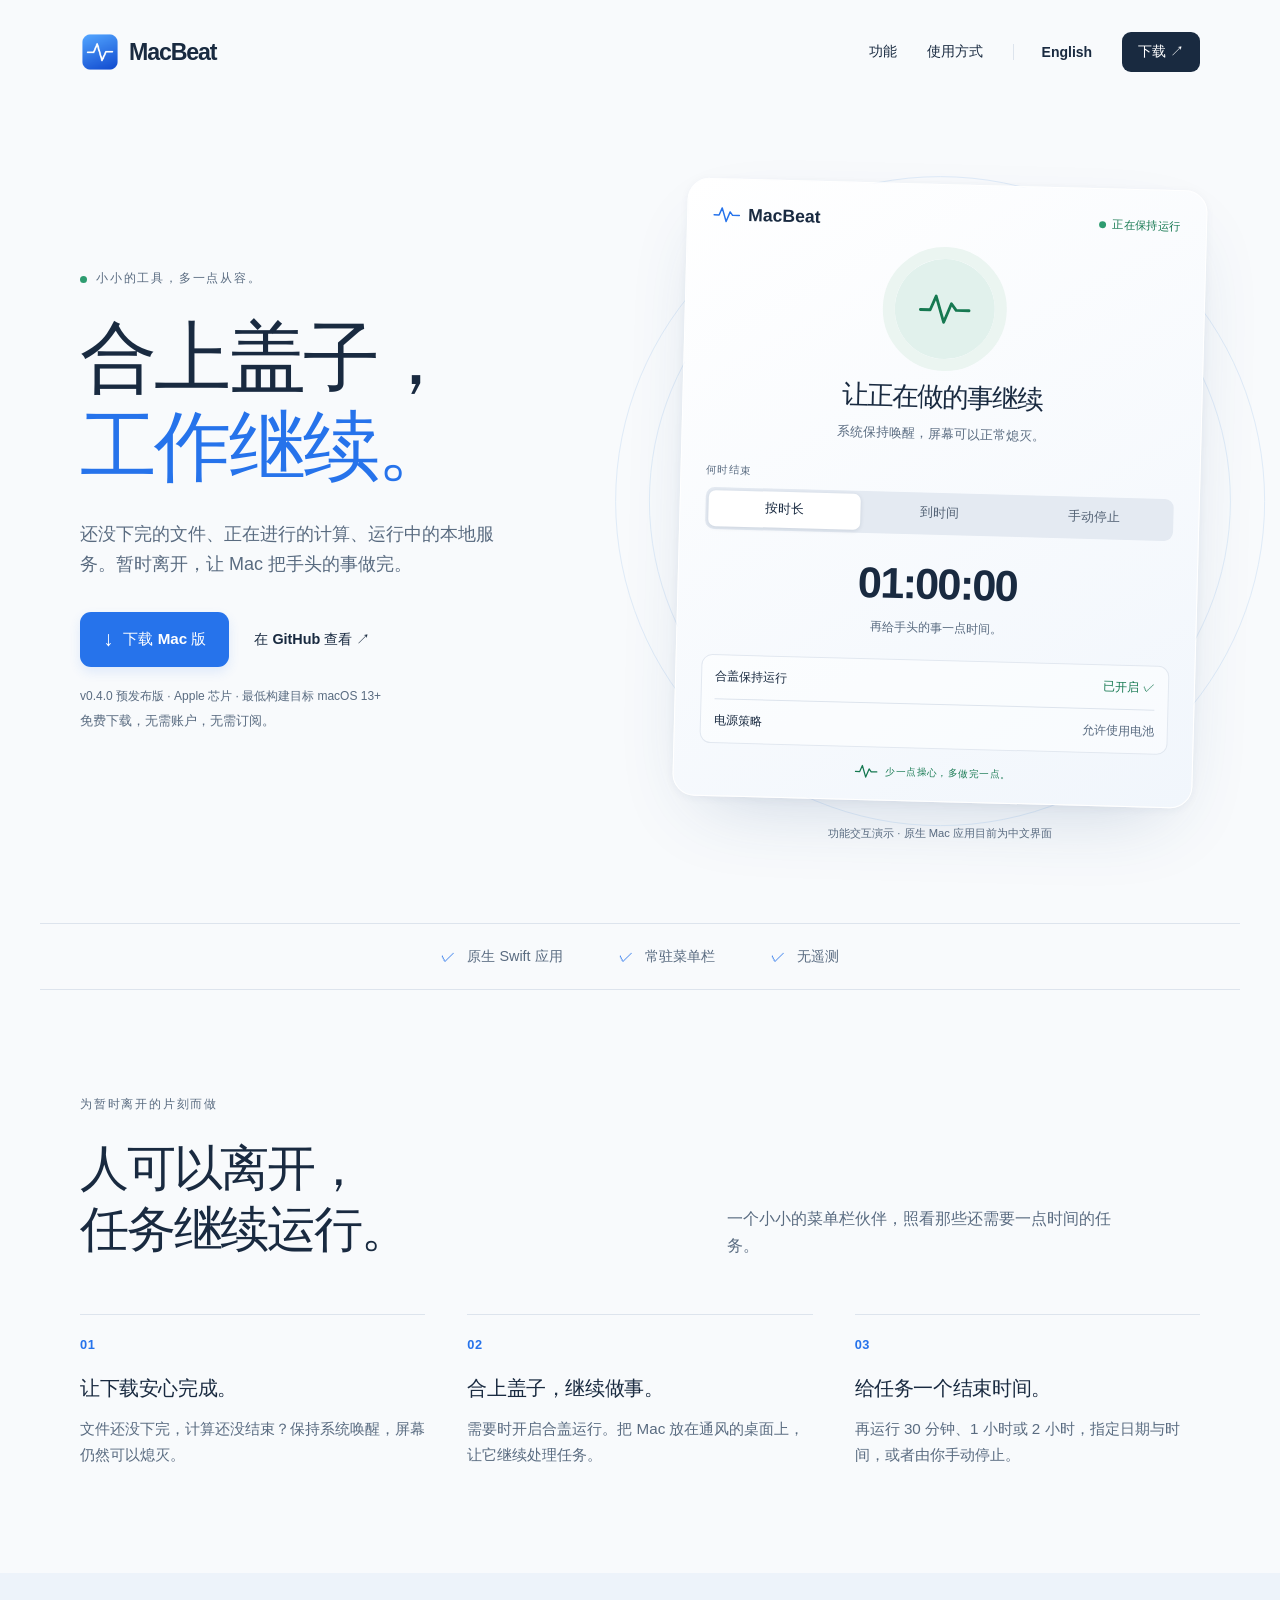
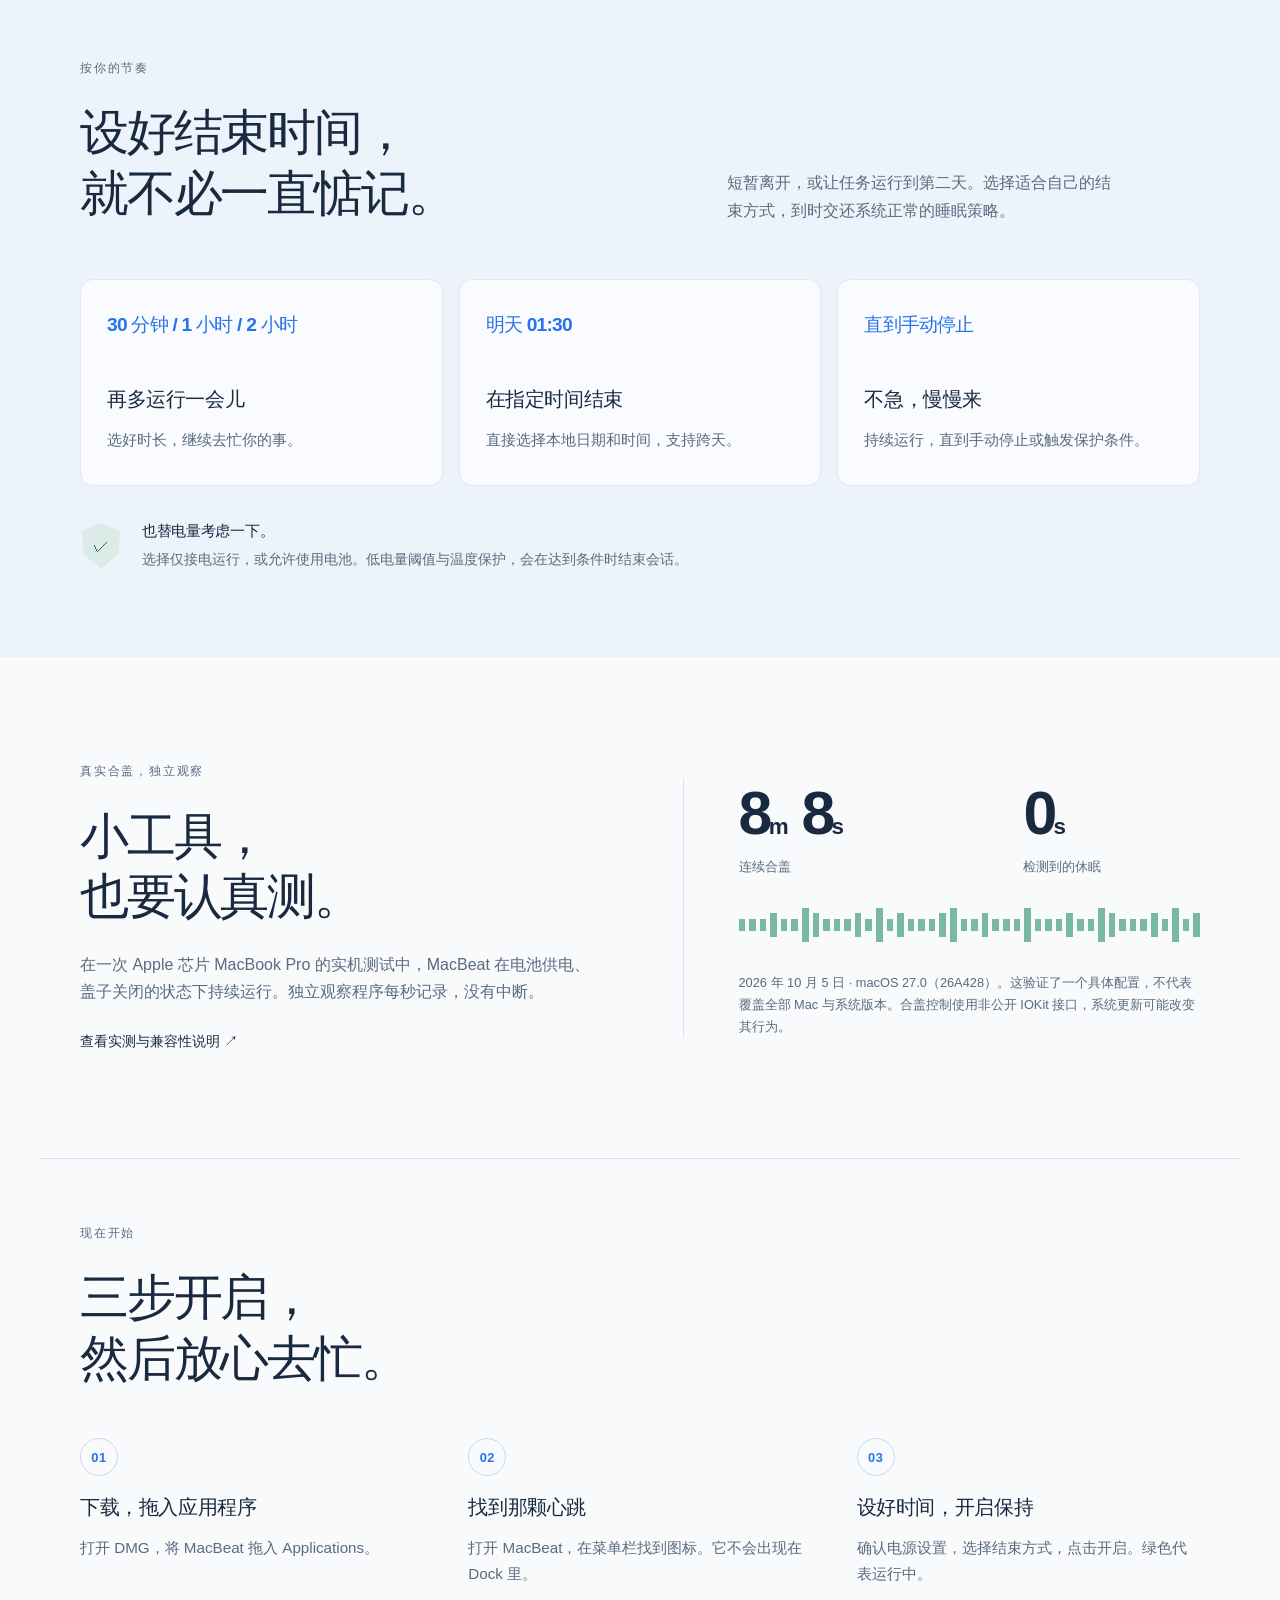
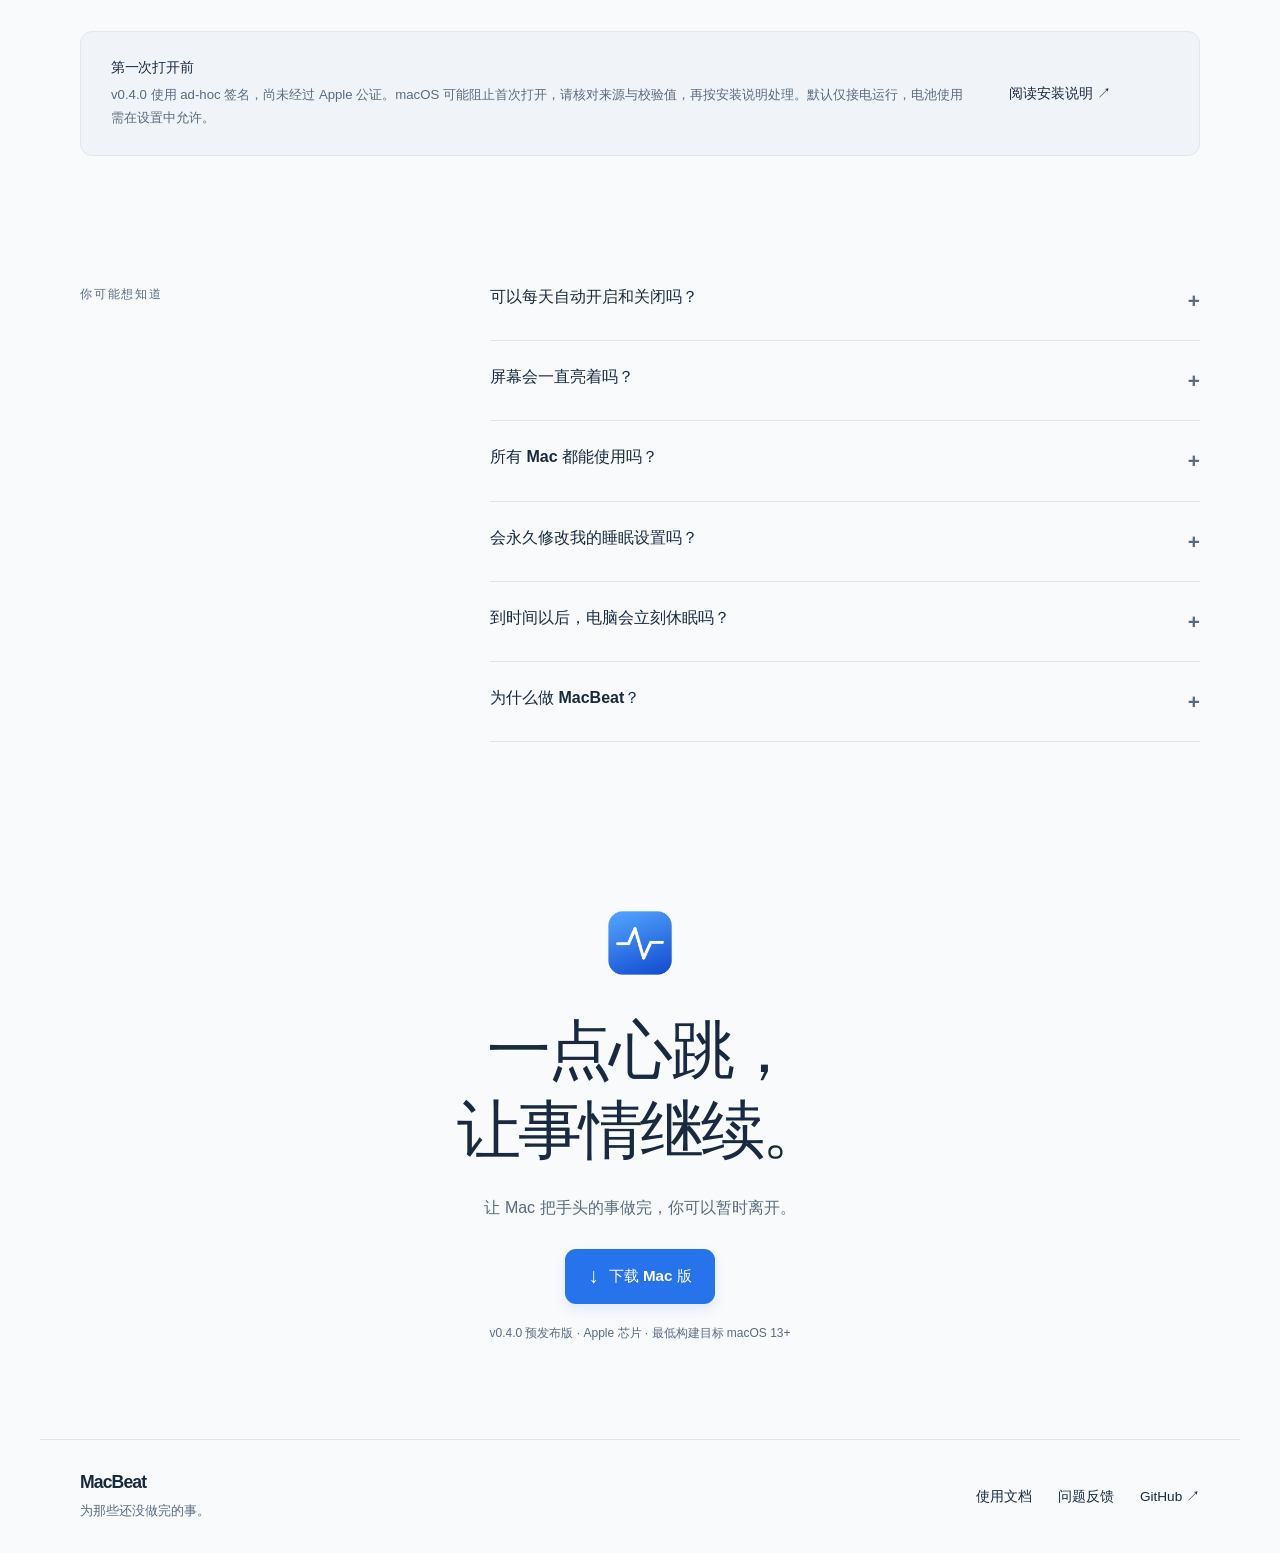
<file: website/zh.html>
<!doctype html>
<html lang="zh-CN">
<head>
<meta charset="utf-8">
<meta name="viewport" content="width=device-width, initial-scale=1">
<title>MacBeat — 合上盖子，工作继续。</title>
<meta name="description" content="轻巧的原生 macOS 菜单栏工具。按时长、指定结束时间或手动停止，让 Mac 保持唤醒。下载适用于 Apple 芯片的 MacBeat。">
<meta name="theme-color" content="#f8fafc">
<meta property="og:type" content="website">
<meta property="og:title" content="MacBeat — 合上盖子，工作继续。">
<meta property="og:description" content="轻巧的原生 macOS 菜单栏工具。按时长、指定结束时间或手动停止，让 Mac 保持唤醒。下载适用于 Apple 芯片的 MacBeat。">
<link rel="canonical" href="https://xvshiting.github.io/macbeat/zh.html">
<link rel="alternate" hreflang="en" href="https://xvshiting.github.io/macbeat/">
<link rel="alternate" hreflang="zh-CN" href="https://xvshiting.github.io/macbeat/zh.html">
<link rel="alternate" hreflang="x-default" href="https://xvshiting.github.io/macbeat/">
<link rel="icon" href="assets/icon.png" type="image/png">
<link rel="stylesheet" href="style.css">
<script src="site.js" defer>
</script>
</head>
<body>
<a class="skip" href="#main">跳转到内容</a>
<header class="wrap">
<a class="brand" href="zh.html" aria-label="MacBeat">
<img src="assets/icon.png" alt="" width="40" height="40">MacBeat</a>
<nav aria-label="主导航">
<a href="#features">功能</a>
<a href="#how">使用方式</a>
<a class="language" href="./" lang="en">English</a>
<a class="nav-download" href="#download">下载 <span aria-hidden="true">↗</span>
</a>
</nav>
</header>
<main id="main">
<section class="hero wrap">
<div class="hero-copy">
<p class="eyebrow">
<span class="dot">
</span>小小的工具，多一点从容。</p>
<h1>合上盖子，<br>
<span>工作继续。</span>
</h1>
<p class="lead">还没下完的文件、正在进行的计算、运行中的本地服务。暂时离开，让 Mac 把手头的事做完。</p>
<div class="actions">
<a class="button" href="https://github.com/xvshiting/macbeat/releases/download/v0.4.0/MacBeat-0.4.0-arm64.dmg">
<span aria-hidden="true">↓</span> 下载 Mac 版</a>
<a class="text-link" href="https://github.com/xvshiting/macbeat">在 GitHub 查看 <span aria-hidden="true">↗</span>
</a>
</div>
<p class="meta">v0.4.0 预发布版 · Apple 芯片 · 最低构建目标 macOS 13+</p>
<p class="small">免费下载，无需账户，无需订阅。</p>
</div>
<div class="hero-visual">
<div class="orbit orbit-one">
</div>
<div class="orbit orbit-two">
</div>
<div class="demo">
<div class="demo-top">
<span class="demo-brand">
<svg viewBox="0 0 64 40" fill="none" aria-hidden="true">
<path d="M2 21h12l7-17 10 32 9-23 6 8h16" stroke="currentColor" stroke-width="3.5" stroke-linecap="round" stroke-linejoin="round"/>
</svg>MacBeat</span>
<span class="live">
<span class="dot">
</span>正在保持运行</span>
</div>
<div class="pulse">
<svg viewBox="0 0 64 40" fill="none" aria-hidden="true">
<path d="M2 21h12l7-17 10 32 9-23 6 8h16" stroke="currentColor" stroke-width="3.5" stroke-linecap="round" stroke-linejoin="round"/>
</svg>
</div>
<h2>让正在做的事继续</h2>
<p class="demo-sub">系统保持唤醒，屏幕可以正常熄灭。</p>
<div class="mode-label">何时结束</div>
<div class="modes" role="group" aria-label="何时结束">
<button type="button" aria-pressed="true" data-mode="0">按时长</button>
<button type="button" aria-pressed="false" data-mode="1">到时间</button>
<button type="button" aria-pressed="false" data-mode="2">手动停止</button>
</div>
<div aria-live="polite">
<div class="mode-output" data-output="0">
<strong>01:00:00</strong>
<p>再给手头的事一点时间。</p>
</div>
<div class="mode-output" data-output="1" hidden>
<strong>23:00</strong>
<p>到点就结束，不用惦记着。</p>
</div>
<div class="mode-output" data-output="2" hidden>
<strong>由你决定</strong>
<p>持续运行，直到你手动停止。</p>
</div>
</div>
<div class="demo-settings">
<div>
<span>合盖保持运行</span>
<span class="on">已开启 <span aria-hidden="true">✓</span>
</span>
</div>
<div>
<span>电源策略</span>
<span>允许使用电池</span>
</div>
</div>
<div class="heartbeat-line">
<svg viewBox="0 0 64 40" fill="none" aria-hidden="true">
<path d="M2 21h12l7-17 10 32 9-23 6 8h16" stroke="currentColor" stroke-width="3.5" stroke-linecap="round" stroke-linejoin="round"/>
</svg>
<span>少一点操心，多做完一点。</span>
</div>
</div>
<p class="demo-caption">功能交互演示 · 原生 Mac 应用目前为中文界面</p>
</div>
</section>
<div class="principles wrap">
<span>
<i aria-hidden="true">✓</i>原生 Swift 应用</span>
<span>
<i aria-hidden="true">✓</i>常驻菜单栏</span>
<span>
<i aria-hidden="true">✓</i>无遥测</span>
</div>
<section class="section wrap" id="features">
<div class="section-intro">
<div>
<p class="eyebrow">为暂时离开的片刻而做</p>
<h2>人可以离开，<br>任务继续运行。</h2>
</div>
<p>一个小小的菜单栏伙伴，照看那些还需要一点时间的任务。</p>
</div>
<div class="features">
<article>
<span class="number">01</span>
<h3>让下载安心完成。</h3>
<p>文件还没下完，计算还没结束？保持系统唤醒，屏幕仍然可以熄灭。</p>
</article>
<article>
<span class="number">02</span>
<h3>合上盖子，继续做事。</h3>
<p>需要时开启合盖运行。把 Mac 放在通风的桌面上，让它继续处理任务。</p>
</article>
<article>
<span class="number">03</span>
<h3>给任务一个结束时间。</h3>
<p>再运行 30 分钟、1 小时或 2 小时，指定日期与时间，或者由你手动停止。</p>
</article>
</div>
</section>
<section class="schedule" id="how">
<div class="wrap">
<div class="section-intro">
<div>
<p class="eyebrow">按你的节奏</p>
<h2>设好结束时间，<br>就不必一直惦记。</h2>
</div>
<p>短暂离开，或让任务运行到第二天。选择适合自己的结束方式，到时交还系统正常的睡眠策略。</p>
</div>
<div class="timecards">
<article>
<span class="number">30 分钟 / 1 小时 / 2 小时</span>
<h3>再多运行一会儿</h3>
<p>选好时长，继续去忙你的事。</p>
</article>
<article>
<span class="number">明天 01:30</span>
<h3>在指定时间结束</h3>
<p>直接选择本地日期和时间，支持跨天。</p>
</article>
<article>
<span class="number">直到手动停止</span>
<h3>不急，慢慢来</h3>
<p>持续运行，直到手动停止或触发保护条件。</p>
</article>
</div>
<div class="protection">
<span class="shield" aria-hidden="true">✓</span>
<div>
<h3>也替电量考虑一下。</h3>
<p>选择仅接电运行，或允许使用电池。低电量阈值与温度保护，会在达到条件时结束会话。</p>
</div>
</div>
</div>
</section>
<section class="test section wrap">
<div>
<p class="eyebrow">真实合盖，独立观察</p>
<h2>小工具，<br>也要认真测。</h2>
<p>在一次 Apple 芯片 MacBook Pro 的实机测试中，MacBeat 在电池供电、盖子关闭的状态下持续运行。独立观察程序每秒记录，没有中断。</p>
<a class="text-link" href="https://github.com/xvshiting/macbeat/blob/main/README.zh-CN.md#兼容性与实测">查看实测与兼容性说明 ↗</a>
</div>
<div class="test-result">
<div class="stats">
<div>
<strong>8<span>m</span> 8<span>s</span>
</strong>
<p>连续合盖</p>
</div>
<div>
<strong>0<span>s</span>
</strong>
<p>检测到的休眠</p>
</div>
</div>
<div class="signal" aria-hidden="true">
<i>
</i>
<i>
</i>
<i>
</i>
<i>
</i>
<i>
</i>
<i>
</i>
<i>
</i>
<i>
</i>
<i>
</i>
<i>
</i>
<i>
</i>
<i>
</i>
<i>
</i>
<i>
</i>
<i>
</i>
<i>
</i>
<i>
</i>
<i>
</i>
<i>
</i>
<i>
</i>
<i>
</i>
<i>
</i>
<i>
</i>
<i>
</i>
<i>
</i>
<i>
</i>
<i>
</i>
<i>
</i>
<i>
</i>
<i>
</i>
<i>
</i>
<i>
</i>
<i>
</i>
<i>
</i>
<i>
</i>
<i>
</i>
<i>
</i>
<i>
</i>
<i>
</i>
<i>
</i>
<i>
</i>
<i>
</i>
<i>
</i>
<i>
</i>
</div>
<p class="test-note">2026 年 10 月 5 日 · macOS 27.0（26A428）。这验证了一个具体配置，不代表覆盖全部 Mac 与系统版本。合盖控制使用非公开 IOKit 接口，系统更新可能改变其行为。</p>
</div>
</section>
<section class="installation wrap" id="download">
<p class="eyebrow">现在开始</p>
<h2>三步开启，<br>然后放心去忙。</h2>
<div class="steps">
<article>
<span class="number">01</span>
<h3>下载，拖入应用程序</h3>
<p>打开 DMG，将 MacBeat 拖入 Applications。</p>
</article>
<article>
<span class="number">02</span>
<h3>找到那颗心跳</h3>
<p>打开 MacBeat，在菜单栏找到图标。它不会出现在 Dock 里。</p>
</article>
<article>
<span class="number">03</span>
<h3>设好时间，开启保持</h3>
<p>确认电源设置，选择结束方式，点击开启。绿色代表运行中。</p>
</article>
</div>
<aside class="notice">
<div>
<h3>第一次打开前</h3>
<p>v0.4.0 使用 ad-hoc 签名，尚未经过 Apple 公证。macOS 可能阻止首次打开，请核对来源与校验值，再按安装说明处理。默认仅接电运行，电池使用需在设置中允许。</p>
</div>
<a class="text-link" href="https://github.com/xvshiting/macbeat/blob/main/README.zh-CN.md#下载与安装">阅读安装说明 ↗</a>
</aside>
</section>
<section class="faq section wrap">
<p class="eyebrow">你可能想知道</p>
<div>
<details><summary>可以每天自动开启和关闭吗？<span aria-hidden="true">+</span></summary><p>可以。在“每日计划”的 24 小时圆盘中安排多个时段并保存，拖动弧段调整起止时间或整体移动，重叠时可预览合并。跨午夜可拆为 22:00–24:00 和 00:00–02:00 两段。需要保持 MacBeat 运行。可选的「到点唤醒 Mac」默认关闭，保存时需管理员授权安装服务，然后请求从休眠唤醒，不会开机或自动解锁。服务安装与真正的定时唤醒尚未实机验证，请先接电测试此实验性功能。在尚未执行的时段内唤醒，会补开到结束时间；停止或失败后，本次时段不再重试。已有手动会话时，会跳过本次定时。</p></details>
<details>
<summary>屏幕会一直亮着吗？<span aria-hidden="true">+</span>
</summary>
<p>不会。MacBeat 保持系统唤醒，屏幕仍可正常熄灭。合盖会话默认自动锁屏，屏幕可熄灭，开盖后通过系统解锁；可在设置中关闭自动锁屏。屏幕变黑本身不代表任务已经停止。</p>
</details>
<details>
<summary>所有 Mac 都能使用吗？<span aria-hidden="true">+</span>
</summary>
<p>目前提供 Apple 芯片版本，最低构建目标为 macOS 13。合盖运行已在一台 MacBook Pro 的具体配置上实测；其他系统和配置仍需验证，暂未发布 Intel 安装包。</p>
</details>
<details>
<summary>会永久修改我的睡眠设置吗？<span aria-hidden="true">+</span>
</summary>
<p>普通会话使用临时请求，不修改持久电源设置。可选的到点唤醒需要管理员授权安装专用服务，只管理 MacBeat 自己的唤醒预约；暂停计划或关闭唤醒后，可选择移除服务。独立的“恢复正常睡眠”会请求管理员授权，恢复全局睡眠限制和被关闭的闲置睡眠计时。其他程序仍持有的请求会列出，直到对应程序自行释放。合盖控制涉及共享系统状态，请避免同时运行多个合盖控制工具。</p>
</details>
<details>
<summary>到时间以后，电脑会立刻休眠吗？<span aria-hidden="true">+</span>
</summary>
<p>MacBeat 会释放自己的保持请求，让系统恢复正常的睡眠策略，不会强制电脑立即睡眠。</p>
</details>
<details>
<summary>为什么做 MacBeat？<span aria-hidden="true">+</span>
</summary>
<p>原本以为这类需求已经有成熟应用能满足。试过之后，还是想要一个更贴合自己习惯的工具：轻巧地待在菜单栏，清楚地设定结束时间，合盖是否有效也能亲自验证。于是，我们自己做了 MacBeat。</p>
</details>
</div>
</section>
<section class="closing wrap">
<img src="assets/icon.png" alt="" width="72" height="72">
<h2>一点心跳，<br>让事情继续。</h2>
<p>让 Mac 把手头的事做完，你可以暂时离开。</p>
<a class="button" href="https://github.com/xvshiting/macbeat/releases/download/v0.4.0/MacBeat-0.4.0-arm64.dmg">
<span aria-hidden="true">↓</span> 下载 Mac 版</a>
<p class="meta">v0.4.0 预发布版 · Apple 芯片 · 最低构建目标 macOS 13+</p>
</section>
</main>
<footer class="wrap">
<div>
<a class="brand" href="zh.html">MacBeat</a>
<p>为那些还没做完的事。</p>
</div>
<div>
<a href="https://github.com/xvshiting/macbeat/blob/main/README.zh-CN.md">使用文档</a>
<a href="https://github.com/xvshiting/macbeat/issues">问题反馈</a>
<a href="https://github.com/xvshiting/macbeat">GitHub ↗</a>
</div>
</footer>
</body>
</html>
</file>
<file: website/style.css>
:root {
  color-scheme:light;
  --ink:#192a40;
  --muted:#596b80;
  --blue:#2673eb;
  --line:#dde4ed;
  --paper:#f8fafc;
  --green:#167951;
  font-family:-apple-system,BlinkMacSystemFont,"Segoe UI",sans-serif;
  color:var(--ink);
  background:var(--paper);
  font-synthesis:none;
  scroll-behavior:smooth;
}
* {
  box-sizing:border-box;
}
body {
  margin:0;
}
a {
  color:inherit;
  text-decoration:none;
}
button {
  font:inherit;
}
button,a,summary {
  -webkit-tap-highlight-color:transparent;
}
a:focus-visible,button:focus-visible,summary:focus-visible {
  outline:3px solid var(--blue);
  outline-offset:5px;
}
::selection {
  background:#cfe2ff;
}
p {
  line-height:1.7;
  margin:0;
}
h1,h2,h3 {
  margin:0;
  font-weight:650;
}
h2 {
  font-size:clamp(2rem,3.8vw,3.25rem);
  letter-spacing:-.045em;
  line-height:1.12;
}
h3 {
  font-size:1.22rem;
  letter-spacing:-.02em;
}
svg {
  display:block;
}
.wrap {
  max-width:1200px;
  margin-inline:auto;
  padding-inline:40px;
}
.skip {
  position:fixed;
  top:-100px;
  left:16px;
  z-index:99;
  background:white;
  padding:16px;
}
.skip:focus {
  top:12px;
}
header {
  height:104px;
  display:flex;
  justify-content:space-between;
  align-items:center;
  gap:24px;
}
.brand {
  display:inline-flex;
  align-items:center;
  gap:9px;
  font-size:1.45rem;
  font-weight:700;
  letter-spacing:-.05em;
}
.brand img {
  border-radius:10px;
}
nav {
  display:flex;
  align-items:center;
  gap:30px;
  font-size:.875rem;
  font-weight:550;
}
nav a:hover,.text-link:hover,footer a:hover {
  color:var(--blue);
}
nav .language {
  border-left:1px solid var(--line);
  padding-left:28px;
}
.nav-download {
  background:var(--ink);
  color:white;
  border-radius:9px;
  padding:11px 16px;
}
.nav-download:hover {
  background:#304763;
  color:white;
}
.hero {
  display:grid;
  grid-template-columns:1.07fr 1fr;
  align-items:center;
  gap:44px;
  min-height:700px;
  padding-block:55px 80px;
}
.eyebrow {
  font-size:.75rem;
  letter-spacing:.15em;
  line-height:1.6;
  font-weight:650;
  color:var(--muted);
  margin-bottom:24px;
}
.hero .eyebrow {
  display:flex;
  align-items:center;
  gap:9px;
}
.dot {
  display:inline-block;
  width:7px;
  height:7px;
  border-radius:50%;
  background:#2e9c70;
  flex-shrink:0;
}
h1 {
  font-size:clamp(3.8rem,6.3vw,5.4rem);
  line-height:1.01;
  letter-spacing:-.045em;
}
h1 span {
  color:var(--blue);
}
.lead {
  font-size:1.125rem;
  max-width:430px;
  margin-top:28px;
  color:var(--muted);
}
.actions {
  display:flex;
  align-items:center;
  gap:25px;
  flex-wrap:wrap;
  margin-top:32px;
}
.button {
  display:inline-flex;
  align-items:center;
  justify-content:center;
  gap:10px;
  background:var(--blue);
  color:white;
  border:1px solid transparent;
  border-radius:11px;
  padding:16px 22px;
  font-size:.95rem;
  font-weight:600;
  box-shadow:0 5px 12px #2673eb1f;
  transition:background .2s,transform .2s;
}
.button:hover {
  background:#145fd2;
  transform:translateY(-2px);
}
.button span {
  font-size:1.3rem;
  line-height:1;
}
.text-link {
  font-size:.9rem;
  font-weight:600;
  line-height:1.6;
}
.meta {
  font-size:.75rem;
  color:var(--muted);
  margin-top:19px;
}
.small {
  font-size:.8rem;
  color:var(--muted);
  margin-top:4px;
}
.hero-visual {
  position:relative;
  padding:25px 0 0;
}
.orbit {
  position:absolute;
  border:1px solid #dfebf8;
  border-radius:50%;
  z-index:-1;
  pointer-events:none;
  top:50%;
  left:50%;
  transform:translate(-50%,-50%);
}
.orbit-one {
  width:112%;
  aspect-ratio:1;
}
.orbit-two {
  width:125%;
  aspect-ratio:1;
}
.demo {
  position:relative;
  background:linear-gradient(150deg,#fff 0%,#f1f6fc 100%);
  border:1px solid white;
  box-shadow:0 30px 80px -30px #294f813b,0 2px 8px #2541630d;
  border-radius:22px;
  padding:25px 25px 20px;
  transform:rotate(1.5deg);
}
.demo-top {
  display:flex;
  justify-content:space-between;
  align-items:center;
  gap:10px;
}
.demo-brand {
  display:flex;
  align-items:center;
  gap:8px;
  font-weight:650;
  font-size:1.1rem;
}
.demo-brand svg {
  width:27px;
  color:var(--blue);
}
.live {
  display:flex;
  align-items:center;
  gap:6px;
  color:var(--green);
  font-size:.65rem;
  letter-spacing:.04em;
  font-weight:650;
}
.pulse {
  width:100px;
  height:100px;
  border-radius:50%;
  display:grid;
  place-items:center;
  margin:28px auto 22px;
  background:#e1f1ec;
  outline:12px solid #ebf5f1;
  color:var(--green);
}
.pulse svg {
  width:52px;
}
.demo h2 {
  text-align:center;
  font-size:1.65rem;
  letter-spacing:-.04em;
}
.demo-sub {
  font-size:.8rem;
  text-align:center;
  color:var(--muted);
  margin:9px 0 24px;
}
.mode-label {
  font-size:.65rem;
  font-weight:650;
  letter-spacing:.1em;
  color:var(--muted);
  margin-bottom:10px;
}
.modes {
  display:flex;
  padding:3px;
  background:#e4eaf2;
  border-radius:9px;
  gap:3px;
}
.modes button {
  padding:9px 6px;
  flex:1;
  border:0;
  background:transparent;
  color:#526174;
  border-radius:7px;
  cursor:pointer;
  font-size:.8rem;
  min-height:36px;
}
.modes button[aria-pressed=true] {
  background:#fff;
  color:var(--ink);
  box-shadow:0 1px 4px #0f2b4520;
  font-weight:600;
}
.mode-output {
  text-align:center;
  padding:22px 0;
}
.mode-output strong {
  font-size:2.7rem;
  letter-spacing:-.04em;
  line-height:1.25;
  font-weight:550;
  font-variant-numeric:tabular-nums;
}
.mode-output p {
  font-size:.75rem;
  color:var(--muted);
  margin-top:7px;
}
.demo-settings {
  border:1px solid #e2e8f0;
  background:#ffffff70;
  border-radius:11px;
  padding:0 13px;
}
.demo-settings>div {
  display:flex;
  justify-content:space-between;
  gap:10px;
  padding:13px 0;
  font-size:.75rem;
}
.demo-settings>div+div {
  border-top:1px solid var(--line);
}
.demo-settings>div>span:last-child {
  color:var(--muted);
}
.demo-settings .on {
  color:var(--green)!important;
}
.heartbeat-line {
  display:flex;
  align-items:center;
  justify-content:center;
  gap:8px;
  margin-top:17px;
  color:var(--green);
  font-size:.6rem;
  font-weight:650;
  letter-spacing:.05em;
}
.heartbeat-line svg {
  width:23px;
}
.demo-caption {
  font-size:.7rem;
  color:var(--muted);
  text-align:center;
  margin-top:22px;
  position:relative;
}
.principles {
  display:flex;
  gap:56px;
  border-top:1px solid var(--line);
  border-bottom:1px solid var(--line);
  padding-block:23px;
  justify-content:center;
}
.principles span {
  display:flex;
  align-items:center;
  gap:12px;
  font-size:.9rem;
  color:var(--muted);
}
.principles i {
  font-style:normal;
  color:var(--blue);
}
.section {
  padding-block:105px;
}
.section-intro {
  display:grid;
  grid-template-columns:1.2fr 1fr;
  align-items:end;
  gap:80px;
  margin-bottom:55px;
}
.section-intro>p {
  color:var(--muted);
  max-width:390px;
}
.features {
  display:grid;
  grid-template-columns:repeat(3,1fr);
  gap:42px;
}
.features article {
  border-top:1px solid var(--line);
  padding-top:22px;
}
.number {
  display:block;
  font-size:.8rem;
  letter-spacing:.04em;
  font-weight:600;
  color:var(--blue);
  margin-bottom:23px;
}
.features p,.timecards p,.steps p {
  font-size:.95rem;
  color:var(--muted);
  margin-top:14px;
}
.schedule {
  padding-block:86px;
  background:#edf3fa;
}
.timecards {
  display:grid;
  grid-template-columns:repeat(3,1fr);
  gap:16px;
}
.timecards article {
  padding:32px 26px;
  background:#f9fbfe;
  border:1px solid #e1e8f1;
  border-radius:13px;
}
.timecards .number {
  font-size:1.4rem;
  letter-spacing:-.04em;
  min-height:32px;
  margin-bottom:42px;
}
.protection {
  display:flex;
  align-items:center;
  gap:20px;
  padding-top:35px;
  max-width:850px;
}
.shield {
  display:grid;
  place-items:center;
  width:42px;
  height:46px;
  background:#ddebe8;
  color:var(--green);
  clip-path:polygon(50% 0%,95% 17%,92% 67%,50% 100%,8% 67%,5% 17%);
  flex-shrink:0;
}
.protection h3 {
  font-size:.95rem;
}
.protection p {
  font-size:.875rem;
  color:var(--muted);
  margin-top:6px;
}
.test {
  display:grid;
  grid-template-columns:1fr 1fr;
  gap:85px;
  align-items:center;
}
.test>div>p:not(.eyebrow) {
  color:var(--muted);
  margin:24px 0;
}
.test-result {
  border-left:1px solid var(--line);
  padding-left:55px;
}
.stats {
  display:grid;
  grid-template-columns:1.5fr 1fr;
  gap:20px;
}
.stats strong {
  font-size:3.8rem;
  letter-spacing:-.06em;
  font-weight:550;
  white-space:nowrap;
}
.stats strong span {
  font-size:1.4rem;
  letter-spacing:-.02em;
}
.stats p {
  font-size:.8rem;
  color:var(--muted);
  margin-top:8px;
}
.signal {
  display:flex;
  gap:4px;
  align-items:center;
  margin:30px 0;
  height:35px;
}
.signal i {
  display:block;
  flex:1;
  background:#63ad93;
  height:12px;
  opacity:.85;
}
.signal i:nth-child(4n) {
  height:24px;
}
.signal i:nth-child(7n) {
  height:34px;
}
.test-result .test-note {
  font-size:.8rem;
  line-height:1.7;
  margin-bottom:0!important;
}
.installation {
  padding-block:65px;
  border-top:1px solid var(--line);
}
.steps {
  display:grid;
  grid-template-columns:repeat(3,1fr);
  gap:45px;
  margin-top:50px;
}
.steps .number {
  border:1px solid #cdd9e7;
  display:inline-flex;
  width:38px;
  height:38px;
  border-radius:50%;
  align-items:center;
  justify-content:center;
  margin-bottom:18px;
}
.notice {
  display:flex;
  gap:35px;
  align-items:center;
  background:#f0f3f7;
  border:1px solid #e2e7ee;
  padding:26px 30px;
  border-radius:12px;
  margin-top:44px;
}
.notice h3 {
  font-size:.9rem;
}
.notice p {
  font-size:.825rem;
  color:var(--muted);
  margin-top:7px;
}
.notice>a {
  min-width:160px;
}
.faq {
  display:grid;
  grid-template-columns:1fr 2fr;
  gap:55px;
  padding-top:40px;
}
.faq .eyebrow {
  margin-top:24px;
}
.faq details {
  border-bottom:1px solid var(--line);
}
.faq summary {
  list-style:none;
  display:flex;
  justify-content:space-between;
  gap:25px;
  padding:24px 0;
  font-size:1rem;
  font-weight:550;
  cursor:pointer;
  line-height:1.5;
}
.faq summary::-webkit-details-marker {
  display:none;
}
.faq summary span {
  font-size:1.3rem;
  color:var(--muted);
}
.faq details[open] summary span {
  transform:rotate(45deg);
}
.faq details p {
  font-size:.95rem;
  color:var(--muted);
  padding-bottom:25px;
}
.closing {
  text-align:center;
  padding-block:60px 95px;
}
.closing img {
  border-radius:18px;
  margin-bottom:27px;
}
.closing h2 {
  font-size:clamp(2.8rem,5vw,4rem);
}
.closing>p:not(.meta) {
  color:var(--muted);
  margin-top:24px;
}
.closing .button {
  margin-top:28px;
}
footer {
  border-top:1px solid var(--line);
  padding-block:32px;
  display:flex;
  align-items:center;
  justify-content:space-between;
  gap:25px;
}
footer .brand {
  font-size:1.1rem;
}
footer p {
  font-size:.8rem;
  color:var(--muted);
  margin-top:7px;
}
footer>div:last-child {
  display:flex;
  gap:26px;
  font-size:.85rem;
}
html[lang=zh-CN] h1 {
  font-size:clamp(3.6rem,6vw,5rem);
  line-height:1.16;
  letter-spacing:-.035em;
}
html[lang=zh-CN] h2 {
  line-height:1.25;
}
html[lang=zh-CN] .hero {
  min-height:720px;
}
html[lang=zh-CN] .live {
  font-size:.7rem;
}
html[lang=zh-CN] .timecards .number {
  font-size:1.2rem;
}
@media(min-width:1400px) {
  .hero {
    min-height:760px;
    gap:80px;
  }
}
@media(max-width:1000px) {
  .wrap {
    padding-inline:28px;
  }
  .hero {
    gap:30px;
  }
  h1 {
    font-size:4rem;
  }
  .hero .eyebrow {
    font-size:.65rem;
    letter-spacing:.1em;
  }
  .demo {
    padding:22px 18px;
  }
  .demo h2 {
    font-size:1.4rem;
  }
  .live {
    font-size:.55rem;
  }
  .section-intro {
    gap:45px;
  }
  .test {
    gap:35px;
  }
  .test-result {
    padding-left:30px;
  }
  .stats strong {
    font-size:3.1rem;
  }
  .principles {
    gap:28px;
  }
  .orbit-two {
    width:110%;
  }
}
@media(max-width:760px) {
  .wrap {
    padding-inline:24px;
  }
  header {
    height:84px;
  }
  .brand {
    font-size:1.3rem;
  }
  nav {
    gap:15px;
  }
  nav>a:nth-child(-n+2) {
    display:none;
  }
  nav .language {
    padding-left:0;
    border:0;
  }
  .nav-download {
    padding:9px 12px;
  }
  .hero {
    grid-template-columns:1fr;
    gap:40px;
    padding-block:35px 50px;
  }
  .hero-copy {
    max-width:520px;
  }
  .hero .eyebrow {
    font-size:.7rem;
  }
  h1 {
    font-size:clamp(3.4rem,11.5vw,5rem);
  }
  .lead {
    font-size:1.05rem;
  }
  .hero-visual {
    max-width:420px;
    width:100%;
    margin:auto;
    padding-top:15px;
  }
  .demo {
    transform:none;
    padding:24px;
  }
  .demo h2 {
    font-size:1.6rem;
  }
  .live {
    font-size:.6rem;
  }
  .orbit {
    display:none;
  }
  .principles {
    gap:13px;
    padding-block:20px;
    flex-wrap:wrap;
  }
  .principles span {
    font-size:.75rem;
    gap:6px;
  }
  .section {
    padding-block:65px;
  }
  .section-intro {
    grid-template-columns:1fr;
    gap:22px;
    margin-bottom:36px;
  }
  .section-intro>p {
    max-width:100%;
  }
  .features {
    grid-template-columns:1fr;
    gap:30px;
  }
  .features .number {
    margin-bottom:15px;
  }
  .features p {
    margin-top:10px;
  }
  .schedule {
    padding-block:60px;
  }
  .timecards {
    grid-template-columns:1fr;
    gap:14px;
  }
  .timecards article {
    padding:25px;
  }
  .timecards .number {
    margin-bottom:22px;
    min-height:auto;
  }
  .timecards p {
    margin-top:8px;
  }
  .test {
    grid-template-columns:1fr;
    gap:30px;
  }
  .test-result {
    border:0;
    border-top:1px solid var(--line);
    padding:30px 0 0;
  }
  .stats strong {
    font-size:3.8rem;
  }
  .test-result .test-note {
    margin-bottom:0;
  }
  .installation {
    padding-block:50px;
  }
  .steps {
    grid-template-columns:1fr;
    gap:30px;
    margin-top:35px;
  }
  .steps .number {
    margin-bottom:12px;
  }
  .steps p {
    margin-top:8px;
  }
  .notice {
    flex-direction:column;
    align-items:start;
    gap:15px;
    padding:24px;
  }
  .faq {
    grid-template-columns:1fr;
    gap:0;
    padding-top:5px;
    padding-bottom:45px;
  }
  .faq .eyebrow {
    margin-bottom:0;
  }
  .closing {
    padding-block:35px 60px;
  }
  footer {
    align-items:flex-start;
    flex-direction:column;
    gap:25px;
  }
  html[lang=zh-CN] h1 {
    font-size:clamp(3.2rem,11.8vw,4.5rem);
  }
  html[lang=zh-CN] .hero {
    min-height:0;
  }
}
@media(prefers-reduced-motion:reduce) {
  :root {
    scroll-behavior:auto;
  }
  *,*::before,*::after {
    transition:none!important;
  }
}
</file>
